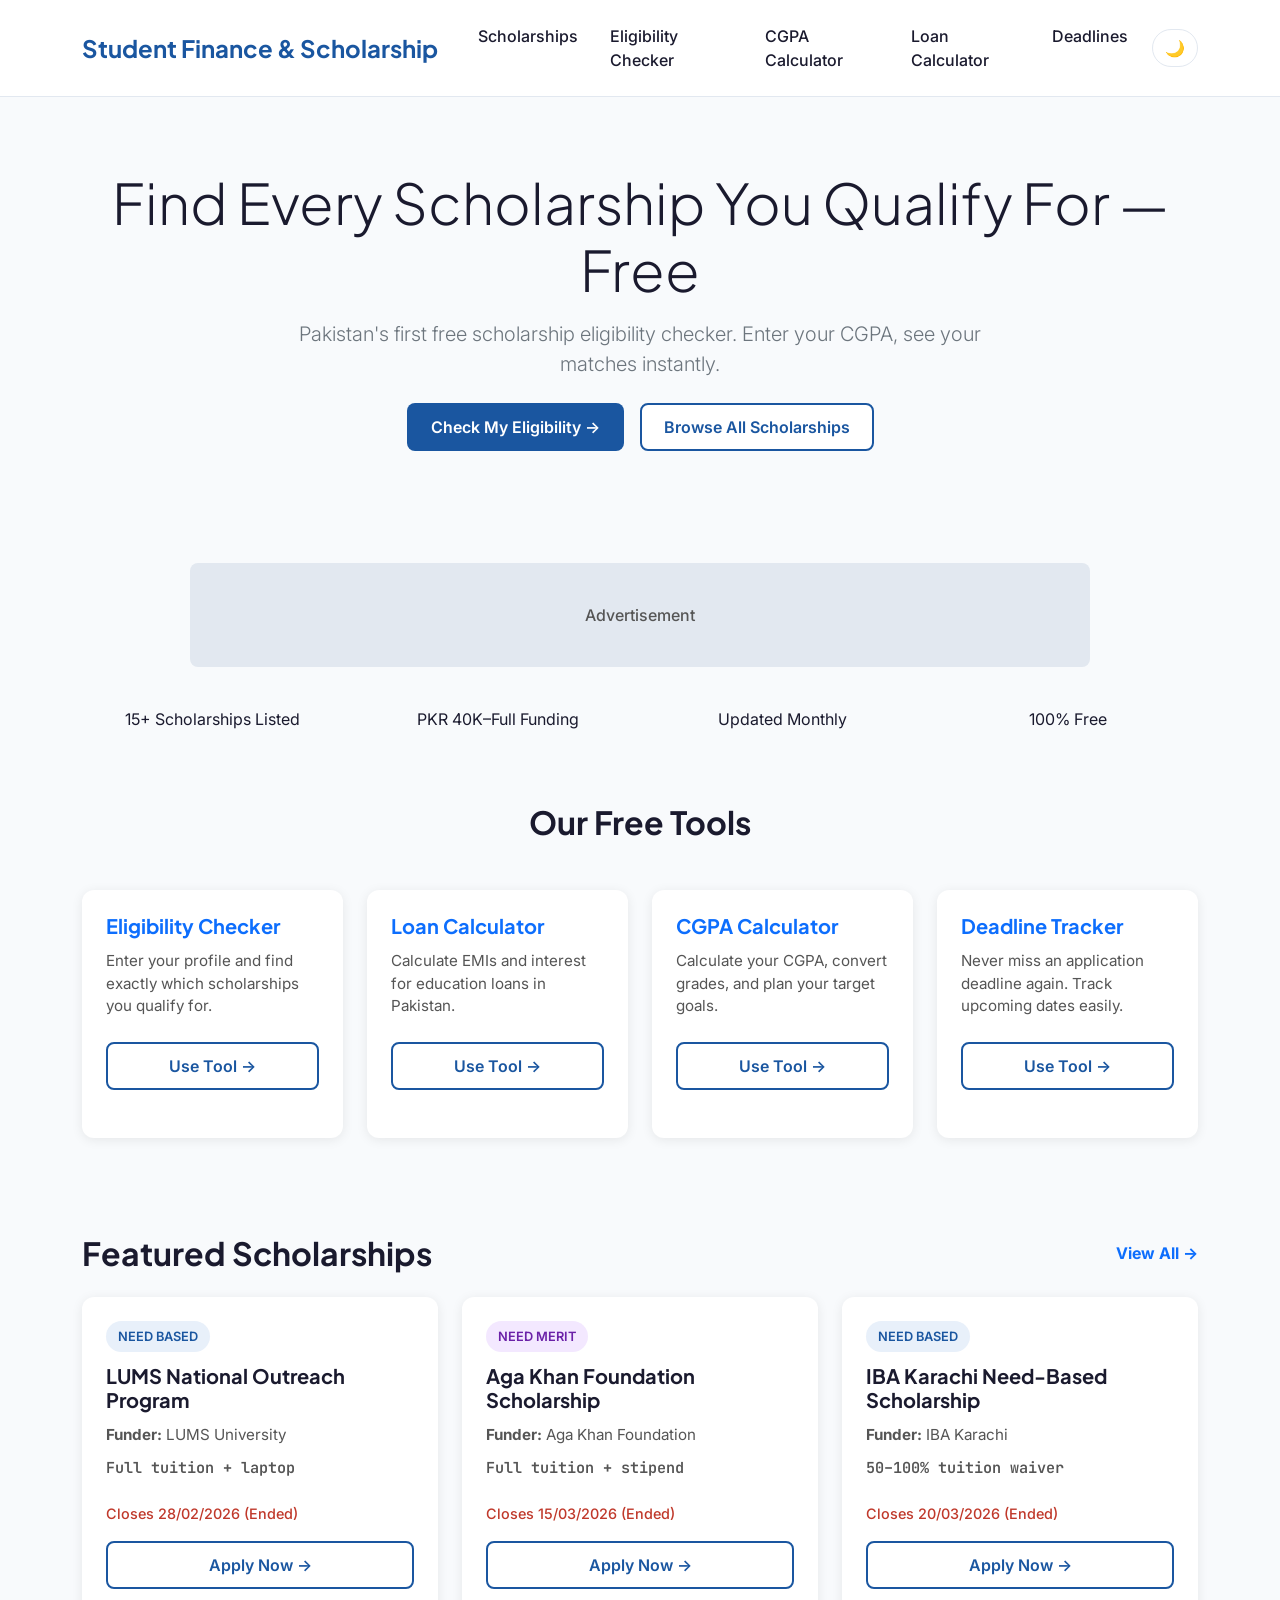
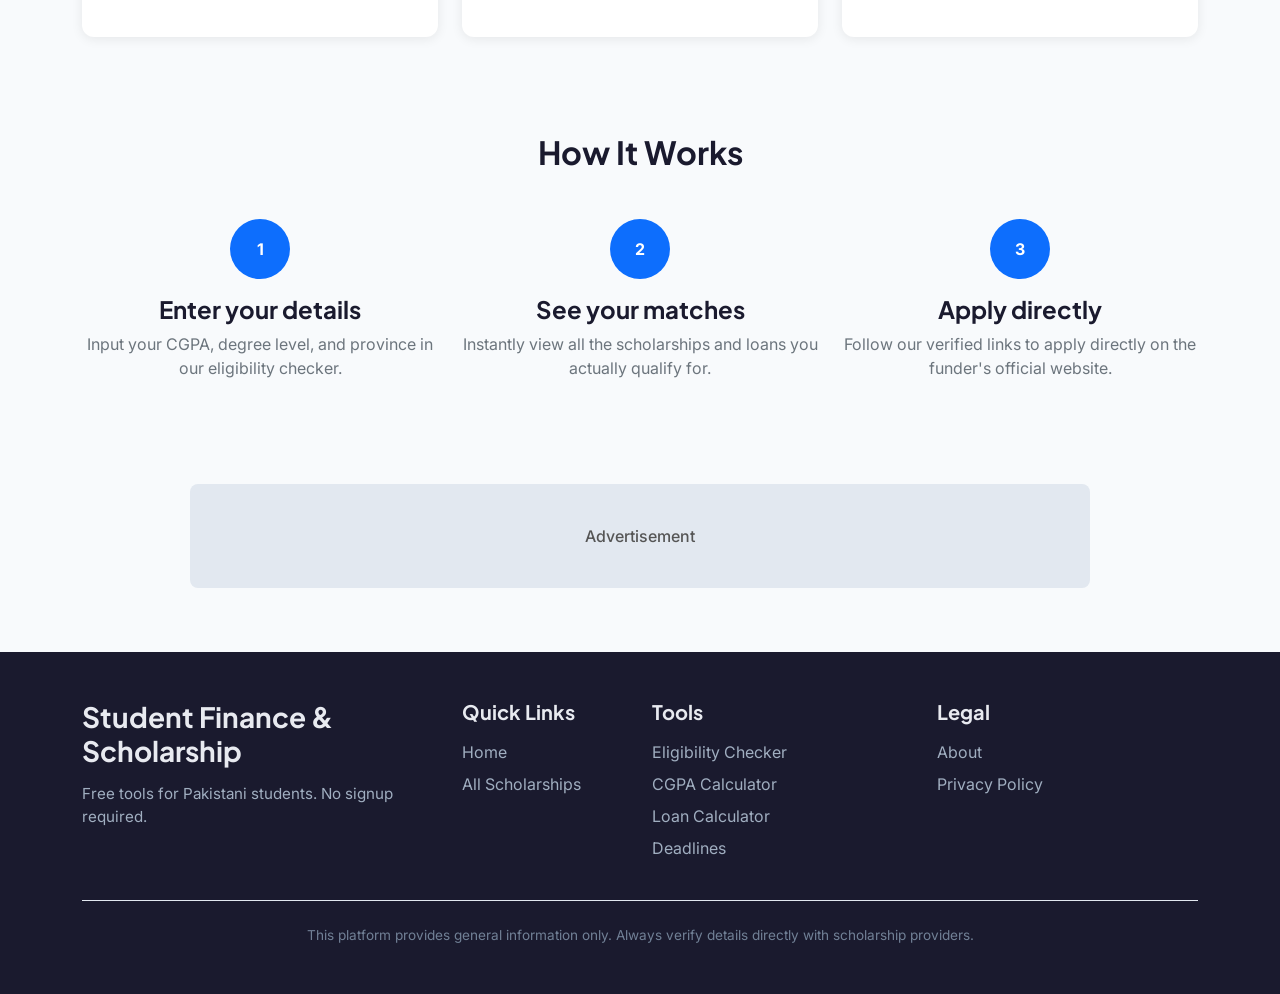
<file: index.html>
<!DOCTYPE html>
<html lang="en">

<head>
    <!-- Google tag (gtag.js) -->
    <script async src="https://www.googletagmanager.com/gtag/js?id=G-K80JP2GRMC"></script>
    <script>
        window.dataLayer = window.dataLayer || [];
        function gtag() { dataLayer.push(arguments); }
        gtag('js', new Date());

        gtag('config', 'G-K80JP2GRMC');
    </script>
    <meta charset="UTF-8">
    <meta name="viewport" content="width=device-width, initial-scale=1.0">
    <title>Free Scholarships for Pakistani Students 2026 — Eligibility Checker & Finance Tools | Student Finance & Scholarship
    </title>
    <meta name="description"
        content="Find free scholarships for Pakistani students in 2026. Enter your CGPA and instantly see HEC, PEEF, Fulbright and 15+ scholarships you qualify for. Free tools — no signup required.">
    <meta name="keywords"
        content="Pakistan scholarship 2026, HEC scholarship, student loan Pakistan, CGPA calculator Pakistan, scholarship eligibility checker, PEEF scholarship, Fulbright Pakistan, free scholarship tool Pakistan">
    <meta property="og:type" content="website">
    <meta property="og:title" content="Student Finance & Scholarship — Free Scholarship & Finance Tools for Pakistani Students">
    <meta property="og:description"
        content="Free scholarship eligibility checker and student finance tools for Pakistani students. Find HEC, provincial, and international scholarships instantly.">
    <meta property="og:url" content="https://mustafa-shah-tech.github.io/student-finance-hub/">
    <meta property="og:image" content="https://mustafa-shah-tech.github.io/student-finance-hub/assets/img/favicon.svg">
    <link rel="canonical" href="https://mustafa-shah-tech.github.io/student-finance-hub/">
    <link rel="icon" type="image/svg+xml" href="assets/img/favicon.svg">
    <link rel="icon" type="image/png" sizes="512x512" href="assets/img/favicon.png">
    <link rel="apple-touch-icon" sizes="180x180" href="assets/img/favicon.png">
    <meta name="theme-color" content="#1A56A0">

    <!-- Google Fonts -->
    <link rel="preconnect" href="https://fonts.googleapis.com">
    <link rel="preconnect" href="https://fonts.gstatic.com" crossorigin>
    <link
        href="https://fonts.googleapis.com/css2?family=Inter:wght@400;500;600&family=JetBrains+Mono:wght@400;500;700&family=Plus+Jakarta+Sans:wght@600;700&display=swap"
        rel="stylesheet">

    <!-- Bootstrap 5 -->
    <link href="https://cdn.jsdelivr.net/npm/bootstrap@5.3.2/dist/css/bootstrap.min.css" rel="stylesheet">

    <!-- Shared Styles -->
    <link rel="stylesheet" href="assets/css/main.css">
    <link rel="stylesheet" href="assets/css/components.css">

    <script src="assets/js/theme.js"></script>

    <!-- Structured Data -->
    <script type="application/ld+json">
    {
      "@context": "https://schema.org",
      "@type": "WebSite",
      "name": "Student Finance & Scholarship",
      "url": "https://mustafa-shah-tech.github.io/student-finance-hub/",
      "description": "Free scholarship eligibility checker and student finance tools for Pakistani students.",
      "potentialAction": {
        "@type": "SearchAction",
        "target": "https://mustafa-shah-tech.github.io/student-finance-hub/scholarships.html?q={search_term_string}",
        "query-input": "required name=search_term_string"
      }
    }
    </script>
</head>

<body>
    <!-- Navbar -->
    <nav class="navbar navbar-expand-lg sticky-top">
        <div class="container">
            <a class="navbar-brand logo" href="index.html">Student Finance & Scholarship</a>
            <div class="d-flex align-items-center ms-auto ms-lg-3 order-lg-3">
                <button id="theme-toggle" class="btn-theme-toggle me-2 me-lg-0" aria-label="Toggle dark mode">
                    <span class="icon-sun">☀️</span>
                    <span class="icon-moon">🌙</span>
                </button>
            </div>
            <button class="navbar-toggler border-0" type="button" data-bs-toggle="collapse" data-bs-target="#navbarNav">
                <span class="navbar-toggler-icon"></span>
            </button>
            <div class="collapse navbar-collapse" id="navbarNav">
                <ul class="navbar-nav ms-auto">
                    <li class="nav-item">
                        <a class="nav-link" href="scholarships.html">Scholarships</a>
                    </li>
                    <li class="nav-item">
                        <a class="nav-link" href="eligibility-checker.html">Eligibility Checker</a>
                    </li>
                    <li class="nav-item">
                        <a class="nav-link" href="cgpa-calculator.html">CGPA Calculator</a>
                    </li>
                    <li class="nav-item">
                        <a class="nav-link" href="loan-calculator.html">Loan Calculator</a>
                    </li>
                    <li class="nav-item">
                        <a class="nav-link" href="deadlines.html">Deadlines</a>
                    </li>
                </ul>
            </div>
        </div>
    </nav>
    <!-- Hero -->
    <section class="py-5 text-center">
        <div class="container py-4">
            <h1 class="display-4 mb-3">Find Every Scholarship You Qualify For — Free
            </h1>
            <p class="lead text-secondary mb-4 mx-auto" style="max-width: 700px">Pakistan's first free scholarship
                eligibility checker. Enter your CGPA, see your matches instantly.</p>
            <div class="d-flex justify-content-center gap-3 flex-wrap">
                <a href="eligibility-checker.html" class="btn btn-primary">Check My Eligibility &rarr;</a>
                <a href="scholarships.html" class="btn btn-outline-primary">Browse All Scholarships</a>
            </div>
        </div>
    </section>
    <!-- ADSENSE SLOT: Replace with your AdSense code after approval -->
    <div class="container">
        <div class="adsense-placeholder">
            Advertisement
        </div>
    </div>
    <!-- Stats Bar -->
    <div class="stat-bar my-4">
        <div class="container">
            <div class="row text-center gy-2">
                <div class="col-sm-3 col-6">15+ Scholarships Listed</div>
                <div class="col-sm-3 col-6">PKR 40K–Full Funding</div>
                <div class="col-sm-3 col-6">Updated Monthly</div>
                <div class="col-sm-3 col-6">100% Free</div>
            </div>
        </div>
    </div>
    <!-- Features Section -->
    <section class="py-5">
        <div class="container">
            <h2 class="text-center mb-5">Our Free Tools</h2>
            <div class="row g-4">
                <div class="col-md-6 col-lg-3">
                    <div class="card-custom">
                        <h3 class="text-primary">Eligibility Checker</h3>
                        <p>Enter your profile and find exactly which scholarships you qualify for.</p>
                        <a href="eligibility-checker.html" class="btn btn-outline-primary w-100">Use Tool &rarr;</a>
                    </div>
                </div>
                <div class="col-md-6 col-lg-3">
                    <div class="card-custom">
                        <h3 class="text-primary">Loan Calculator</h3>
                        <p>Calculate EMIs and interest for education loans in Pakistan.</p>
                        <a href="loan-calculator.html" class="btn btn-outline-primary w-100">Use Tool &rarr;</a>
                    </div>
                </div>
                <div class="col-md-6 col-lg-3">
                    <div class="card-custom">
                        <h3 class="text-primary">CGPA Calculator</h3>
                        <p>Calculate your CGPA, convert grades, and plan your target goals.</p>
                        <a href="cgpa-calculator.html" class="btn btn-outline-primary w-100">Use Tool &rarr;</a>
                    </div>
                </div>
                <div class="col-md-6 col-lg-3">
                    <div class="card-custom">
                        <h3 class="text-primary">Deadline Tracker</h3>
                        <p>Never miss an application deadline again. Track upcoming dates easily.</p>
                        <a href="deadlines.html" class="btn btn-outline-primary w-100">Use Tool &rarr;</a>
                    </div>
                </div>
            </div>
        </div>
    </section>
    <!-- Featured Scholarships -->
    <section class="py-5">
        <div class="container">
            <div class="d-flex justify-content-between align-items-center mb-4">
                <h2 class="mb-0">Featured Scholarships</h2>
                <a href="scholarships.html" class="text-decoration-none fw-bold">View All &rarr;</a>
            </div>
            <div class="row g-4" id="featured-scholarships-container">
                <!-- Data will be loaded via JS -->
            </div>
        </div>
    </section>
    <!-- How it works -->
    <section class="py-5">
        <div class="container">
            <h2 class="text-center mb-5">How It Works</h2>
            <div class="row text-center g-4">
                <div class="col-md-4">
                    <div class="d-inline-flex align-items-center justify-content-center bg-primary text-white rounded-circle mb-3"
                        style="width: 60px; height: 60px; font-weight: bold">1</div>
                    <h4>Enter your details</h4>
                    <p class="text-secondary">Input your CGPA, degree level, and province in our eligibility checker.
                    </p>
                </div>
                <div class="col-md-4">
                    <div class="d-inline-flex align-items-center justify-content-center bg-primary text-white rounded-circle mb-3"
                        style="width: 60px; height: 60px; font-weight: bold">2</div>
                    <h4>See your matches</h4>
                    <p class="text-secondary">Instantly view all the scholarships and loans you actually qualify for.
                    </p>
                </div>
                <div class="col-md-4">
                    <div class="d-inline-flex align-items-center justify-content-center bg-primary text-white rounded-circle mb-3"
                        style="width: 60px; height: 60px; font-weight: bold">3</div>
                    <h4>Apply directly</h4>
                    <p class="text-secondary">Follow our verified links to apply directly on the funder's official
                        website.</p>
                </div>
            </div>
        </div>
    </section>
    <!-- ADSENSE SLOT: Replace with your AdSense code after approval -->
    <div class="container mt-4">
        <div class="adsense-placeholder">
            Advertisement
        </div>
    </div>
    <!-- Footer -->
    <footer>
        <div class="container">
            <div class="row gy-4">
                <div class="col-lg-4 col-md-6">
                    <h3 class="logo mb-3">Student Finance & Scholarship</h3>
                    <p class="footer-tagline">Free tools for Pakistani students. No signup required.</p>
                </div>
                <div class="col-lg-2 col-md-6">
                    <h5 class="mb-3">Quick Links</h5>
                    <a href="index.html">Home</a>
                    <a href="scholarships.html">All Scholarships</a>
                </div>
                <div class="col-lg-3 col-md-6">
                    <h5 class="mb-3">Tools</h5>
                    <a href="eligibility-checker.html">Eligibility Checker</a>
                    <a href="cgpa-calculator.html">CGPA Calculator</a>
                    <a href="loan-calculator.html">Loan Calculator</a>
                    <a href="deadlines.html">Deadlines</a>
                </div>
                <div class="col-lg-3 col-md-6">
                    <h5 class="mb-3">Legal</h5>
                    <a href="about.html">About</a>
                    <a href="privacy-policy.html">Privacy Policy</a>
                </div>
            </div>
            <div class="footer-disclaimer text-center">
                This platform provides general information only. Always verify details directly with scholarship
                providers.
            </div>
        </div>
    </footer>
    <!-- Bootstrap JS -->
    <script src="https://cdn.jsdelivr.net/npm/bootstrap@5.3.2/dist/js/bootstrap.bundle.min.js"></script>
    <!-- Project Scripts -->
    <script src="assets/js/scholarships-data.js"></script>
    <script src="assets/js/index.js"></script>
</body>

</html>
</file>
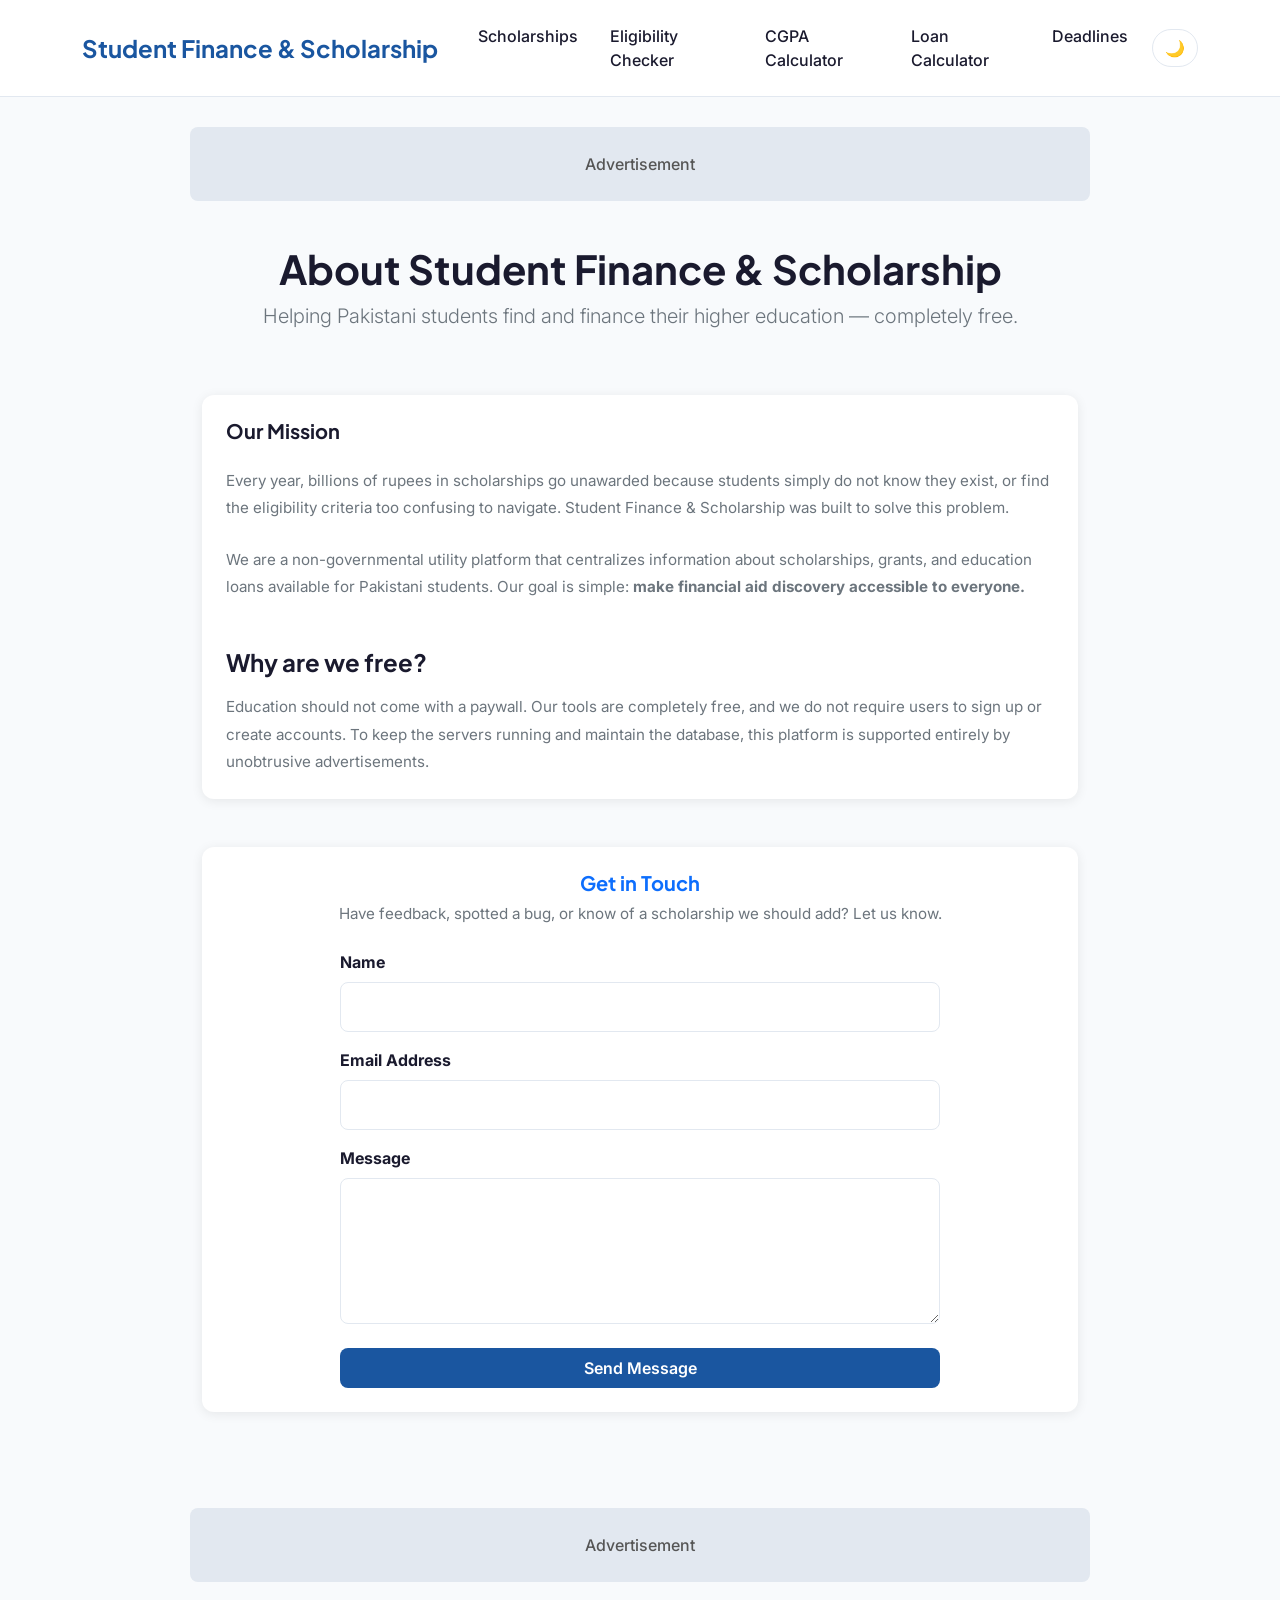
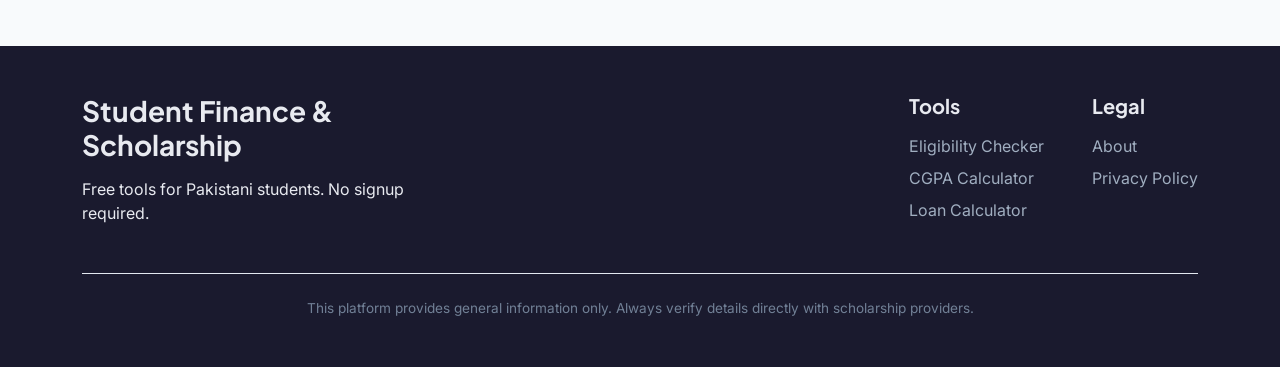
<file: about.html>
<!DOCTYPE html>
<html lang="en">

<head>
    <!-- Google tag (gtag.js) -->
    <script async src="https://www.googletagmanager.com/gtag/js?id=G-K80JP2GRMC"></script>
    <script>
        window.dataLayer = window.dataLayer || [];
        function gtag() { dataLayer.push(arguments); }
        gtag('js', new Date());

        gtag('config', 'G-K80JP2GRMC');
    </script>
    <meta charset="UTF-8">
    <meta name="viewport" content="width=device-width, initial-scale=1.0">
    <title>About Student Finance & Scholarship — Free Tools for Pakistani Students</title>
    <meta name="description"
        content="About Student Finance & Scholarship — a free platform helping Pakistani students discover scholarships and plan their education financing.">
    <meta name="keywords"
        content="Student Finance & Scholarship, free scholarship tools Pakistan, Pakistan student finance platform">
    <meta property="og:type" content="website">
    <meta property="og:title" content="About Student Finance & Scholarship — Free Tools for Pakistani Students">
    <meta property="og:description"
        content="Student Finance & Scholarship is a free platform helping Pakistani students find scholarships and plan education financing. No signup required.">
    <meta property="og:url" content="https://mustafa-shah-tech.github.io/student-finance-hub/about.html">
    <meta property="og:image" content="https://mustafa-shah-tech.github.io/student-finance-hub/assets/img/favicon.svg">
    <link rel="canonical" href="https://mustafa-shah-tech.github.io/student-finance-hub/about.html">
    <link rel="icon" type="image/svg+xml" href="assets/img/favicon.svg">
    <link rel="icon" type="image/png" sizes="512x512" href="assets/img/favicon.png">
    <link rel="apple-touch-icon" sizes="180x180" href="assets/img/favicon.png">
    <meta name="theme-color" content="#1A56A0">

    <!-- Google Fonts -->
    <link rel="preconnect" href="https://fonts.googleapis.com">
    <link rel="preconnect" href="https://fonts.gstatic.com" crossorigin>
    <link
        href="https://fonts.googleapis.com/css2?family=Inter:wght@400;500;600&family=JetBrains+Mono:wght@400;500;700&family=Plus+Jakarta+Sans:wght@600;700&display=swap"
        rel="stylesheet">

    <!-- Bootstrap 5 -->
    <link href="https://cdn.jsdelivr.net/npm/bootstrap@5.3.2/dist/css/bootstrap.min.css" rel="stylesheet">

    <!-- Shared Styles -->
    <link rel="stylesheet" href="assets/css/main.css">
    <link rel="stylesheet" href="assets/css/components.css">

    <script src="assets/js/theme.js"></script>
</head>

<body>
    <nav class="navbar navbar-expand-lg sticky-top">
        <div class="container">
            <a class="navbar-brand logo" href="index.html">Student Finance & Scholarship</a>
            <div class="d-flex align-items-center ms-auto ms-lg-3 order-lg-3">
                <button id="theme-toggle" class="btn-theme-toggle me-2 me-lg-0" aria-label="Toggle dark mode">
                    <span class="icon-sun">☀️</span>
                    <span class="icon-moon">🌙</span>
                </button>
            </div>
            <button class="navbar-toggler border-0" type="button" data-bs-toggle="collapse" data-bs-target="#navbarNav">
                <span class="navbar-toggler-icon"></span>
            </button>
            <div class="collapse navbar-collapse" id="navbarNav">
                <ul class="navbar-nav ms-auto">
                    <li class="nav-item"><a class="nav-link" href="scholarships.html">Scholarships</a></li>
                    <li class="nav-item"><a class="nav-link" href="eligibility-checker.html">Eligibility Checker</a>
                    </li>
                    <li class="nav-item"><a class="nav-link" href="cgpa-calculator.html">CGPA Calculator</a></li>
                    <li class="nav-item"><a class="nav-link" href="loan-calculator.html">Loan Calculator</a></li>
                    <li class="nav-item"><a class="nav-link" href="deadlines.html">Deadlines</a></li>
                </ul>
            </div>
        </div>
    </nav>
    <!-- ADSENSE SLOT: Replace with your AdSense code after approval -->
    <div class="container">
        <div class="adsense-placeholder" style="margin: 30px auto 20px auto; padding: 25px 20px">Advertisement</div>
    </div>
    <div class="container py-4 mb-5" style="max-width: 900px">
        <div class="row mb-5 text-center">
            <h1>About Student Finance & Scholarship</h1>
            <p class="text-secondary lead mx-auto">Helping Pakistani students find and finance their higher education —
                completely free.</p>
        </div>
        <div class="card-custom mb-5">
            <h3 class="mb-4">Our Mission</h3>
            <p class="mb-4 text-secondary" style="line-height: 1.8">
                Every year, billions of rupees in scholarships go unawarded because students simply do not know they
                exist, or find the eligibility criteria too confusing to navigate.
                Student Finance & Scholarship was built to solve this problem.
            </p>
            <p class="mb-4 text-secondary" style="line-height: 1.8">
                We are a non-governmental utility platform that centralizes information about scholarships, grants, and
                education loans available for Pakistani students. Our goal is simple: <strong>make financial aid
                    discovery accessible to everyone.</strong>
            </p>
            <h4 class="mt-5 mb-3">Why are we free?</h4>
            <p class="mb-0 text-secondary" style="line-height: 1.8">
                Education should not come with a paywall. Our tools are completely free, and we do not require users to
                sign up or create accounts. To keep the servers running and maintain the database, this platform is
                supported entirely by unobtrusive advertisements.
            </p>
        </div>
        <div class="card-custom">
            <h3 class="mb-2 text-primary text-center">Get in Touch</h3>
            <p class="text-secondary text-center mb-4">Have feedback, spotted a bug, or know of a scholarship we should
                add? Let us know.</p>
            <form id="contact-form" class="mx-auto" style="max-width: 600px">
                <div class="mb-3">
                    <label class="form-label fw-bold">Name</label>
                    <input type="text" class="form-control" required>
                </div>
                <div class="mb-3">
                    <label class="form-label fw-bold">Email Address</label>
                    <input type="email" class="form-control" required>
                </div>
                <div class="mb-3">
                    <label class="form-label fw-bold">Message</label>
                    <textarea class="form-control" rows="5" required></textarea>
                </div>
                <button type="submit" class="btn btn-primary w-100 py-2 mt-2">Send Message</button>
                <div id="form-success" class="mt-3 text-success text-center fw-bold" style="display: none">
                    Thank you! Your message has been sent successfully. We will get back to you soon.
                </div>
            </form>
        </div>
    </div>
    <!-- ADSENSE SLOT: Replace with your AdSense code after approval -->
    <div class="container">
        <div class="adsense-placeholder" style="margin: 10px auto 40px auto; padding: 25px 20px">Advertisement</div>
    </div>
    <footer>
        <div class="container">
            <div class="row gy-4">
                <div class="col-lg-4 col-md-6">
                    <h3 class="logo mb-3">Student Finance & Scholarship</h3>
                    <p>Free tools for Pakistani students. No signup
                        required.</p>
                </div>
                <!-- Standard Footer -->
                <div class="col-lg-8 col-md-6 d-flex gap-5 justify-content-md-end">
                    <div>
                        <h5 class="mb-3">Tools</h5>
                        <a href="eligibility-checker.html">Eligibility Checker</a>
                        <a href="cgpa-calculator.html">CGPA Calculator</a>
                        <a href="loan-calculator.html">Loan Calculator</a>
                    </div>
                    <div>
                        <h5 class="mb-3">Legal</h5>
                        <a href="about.html">About</a>
                        <a href="privacy-policy.html">Privacy Policy</a>
                    </div>
                </div>
            </div>
            <div class="footer-disclaimer text-center">
                This platform provides general information only. Always verify details directly with scholarship
                providers.
            </div>
        </div>
    </footer>
    <script src="https://cdn.jsdelivr.net/npm/bootstrap@5.3.2/dist/js/bootstrap.bundle.min.js"></script>
</body>

</html>
</file>
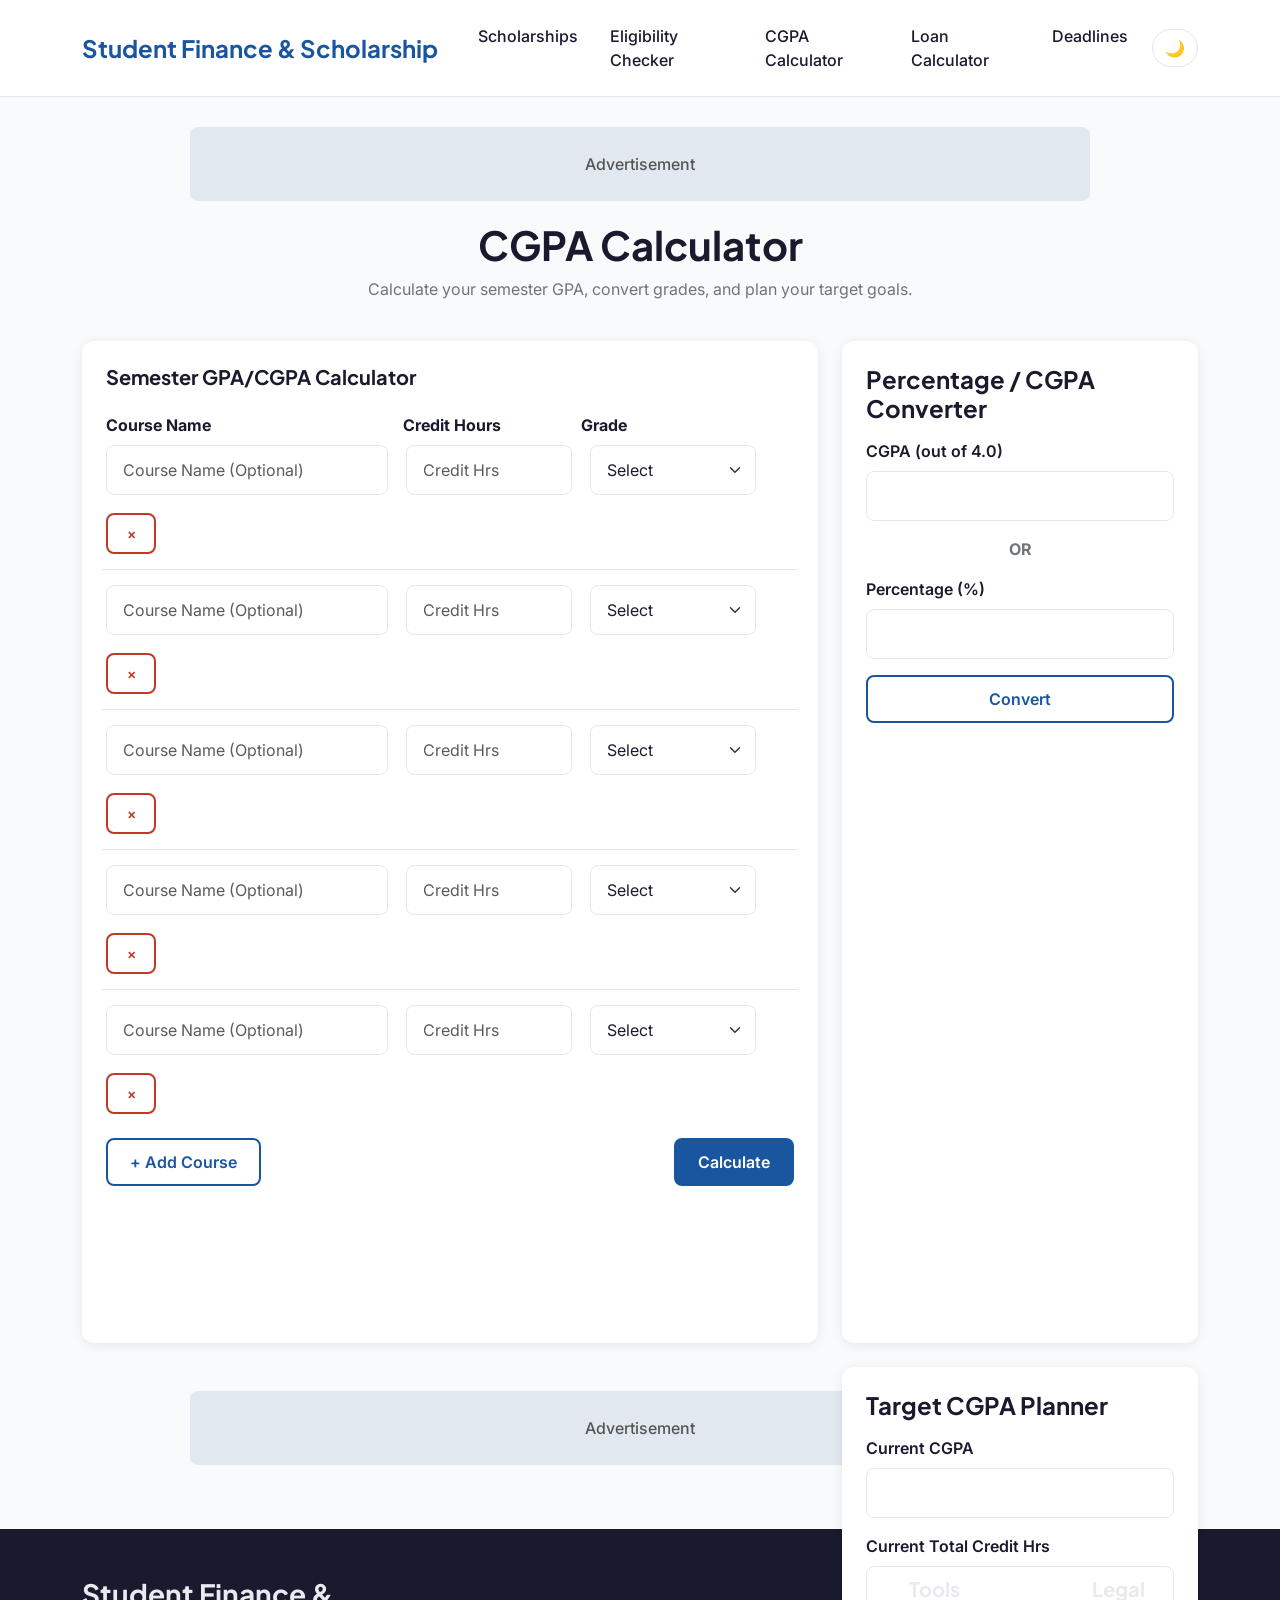
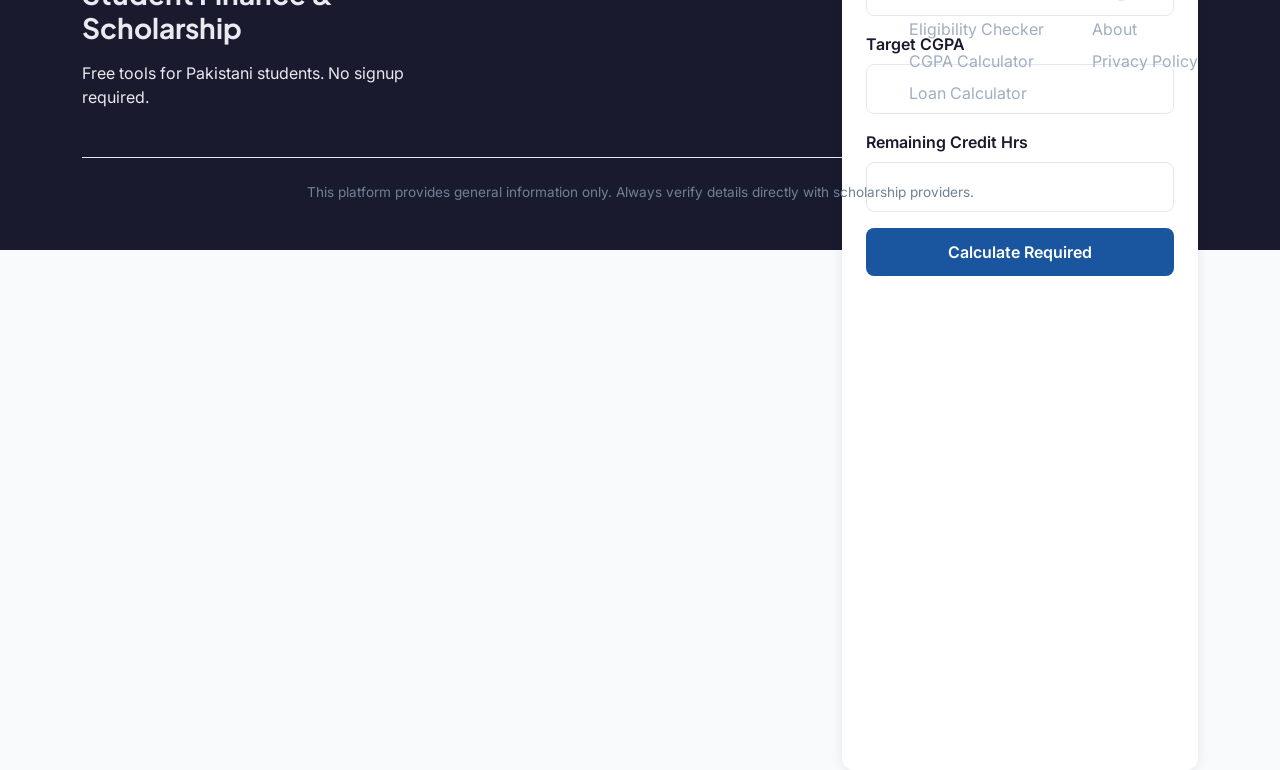
<file: cgpa-calculator.html>
<!DOCTYPE html>
<html lang="en">

<head>
    <!-- Google tag (gtag.js) -->
    <script async src="https://www.googletagmanager.com/gtag/js?id=G-K80JP2GRMC"></script>
    <script>
        window.dataLayer = window.dataLayer || [];
        function gtag() { dataLayer.push(arguments); }
        gtag('js', new Date());

        gtag('config', 'G-K80JP2GRMC');
    </script>
    <meta charset="UTF-8">
    <meta name="viewport" content="width=device-width, initial-scale=1.0">
    <title>Free CGPA Calculator Pakistan — GPA & Percentage Converter — Student Finance & Scholarship</title>
    <meta name="description"
        content="Free CGPA calculator for Pakistani students. Calculate GPA, convert percentage to CGPA and plan your target grade on a 4.0 scale.">
    <meta name="keywords"
        content="CGPA calculator Pakistan, GPA calculator Pakistan, percentage to CGPA converter, 4.0 scale GPA Pakistan university">
    <meta property="og:type" content="website">
    <meta property="og:title" content="Free CGPA Calculator Pakistan — Student Finance & Scholarship">
    <meta property="og:description"
        content="Calculate your CGPA, convert percentage to GPA, and plan your target grade. Free tool for Pakistani university students.">
    <meta property="og:url" content="https://mustafa-shah-tech.github.io/student-finance-hub/cgpa-calculator.html">
    <meta property="og:image" content="https://mustafa-shah-tech.github.io/student-finance-hub/assets/img/favicon.svg">
    <link rel="canonical" href="https://mustafa-shah-tech.github.io/student-finance-hub/cgpa-calculator.html">
    <link rel="icon" type="image/svg+xml" href="assets/img/favicon.svg">
    <link rel="icon" type="image/png" sizes="512x512" href="assets/img/favicon.png">
    <link rel="apple-touch-icon" sizes="180x180" href="assets/img/favicon.png">
    <meta name="theme-color" content="#1A56A0">

    <!-- Google Fonts -->
    <link rel="preconnect" href="https://fonts.googleapis.com">
    <link rel="preconnect" href="https://fonts.gstatic.com" crossorigin>
    <link
        href="https://fonts.googleapis.com/css2?family=Inter:wght@400;500;600&family=JetBrains+Mono:wght@400;500;700&family=Plus+Jakarta+Sans:wght@600;700&display=swap"
        rel="stylesheet">

    <!-- Bootstrap 5 -->
    <link href="https://cdn.jsdelivr.net/npm/bootstrap@5.3.2/dist/css/bootstrap.min.css" rel="stylesheet">

    <!-- Shared Styles -->
    <link rel="stylesheet" href="assets/css/main.css">
    <link rel="stylesheet" href="assets/css/components.css">

    <script src="assets/js/theme.js"></script>
    <script type="application/ld+json">
{
  "@context": "https://schema.org",
  "@type": "SoftwareApplication",
  "name": "Free CGPA Calculator Pakistan",
  "url": "https://mustafa-shah-tech.github.io/student-finance-hub/cgpa-calculator.html",
  "description": "Free CGPA calculator for Pakistani university students. Calculate GPA, convert percentage to CGPA on a 4.0 scale, and plan target grades.",
  "applicationCategory": "EducationalApplication",
  "operatingSystem": "Web Browser",
  "offers": {
    "@type": "Offer",
    "price": "0",
    "priceCurrency": "PKR"
  },
  "provider": {
    "@type": "Organization",
    "name": "Student Finance & Scholarship",
    "url": "https://mustafa-shah-tech.github.io/student-finance-hub/"
  }
}
</script>
</head>

<body>
    <nav class="navbar navbar-expand-lg sticky-top">
        <div class="container">
            <a class="navbar-brand logo" href="index.html">Student Finance & Scholarship</a>
            <div class="d-flex align-items-center ms-auto ms-lg-3 order-lg-3">
                <button id="theme-toggle" class="btn-theme-toggle me-2 me-lg-0" aria-label="Toggle dark mode">
                    <span class="icon-sun">☀️</span>
                    <span class="icon-moon">🌙</span>
                </button>
            </div>
            <button class="navbar-toggler border-0" type="button" data-bs-toggle="collapse" data-bs-target="#navbarNav">
                <span class="navbar-toggler-icon"></span>
            </button>
            <div class="collapse navbar-collapse" id="navbarNav">
                <ul class="navbar-nav ms-auto">
                    <li class="nav-item"><a class="nav-link" href="scholarships.html">Scholarships</a></li>
                    <li class="nav-item"><a class="nav-link" href="eligibility-checker.html">Eligibility Checker</a>
                    </li>
                    <li class="nav-item"><a class="nav-link" href="cgpa-calculator.html">CGPA Calculator</a></li>
                    <li class="nav-item"><a class="nav-link" href="loan-calculator.html">Loan Calculator</a></li>
                    <li class="nav-item"><a class="nav-link" href="deadlines.html">Deadlines</a></li>
                </ul>
            </div>
        </div>
    </nav>
    <!-- ADSENSE SLOT: Replace with your AdSense code after approval -->
    <div class="container">
        <div class="adsense-placeholder" style="margin: 30px auto 20px auto; padding: 25px 20px">Advertisement</div>
    </div>
    <div class="container mb-5">
        <div class="row text-center mb-4">
            <h1>CGPA Calculator</h1>
            <p class="text-secondary">Calculate your semester GPA, convert grades, and plan your target goals.</p>
        </div>
        <div class="row g-4">
            <div class="col-lg-8">
                <div class="card-custom">
                    <h3 class="mb-4">Semester GPA/CGPA Calculator</h3>
                    <div class="row mb-2 fw-bold d-none d-md-flex">
                        <div class="col-md-5">Course Name</div>
                        <div class="col-md-3">Credit Hours</div>
                        <div class="col-md-3">Grade</div>
                        <div class="col-md-1"></div>
                    </div>
                    <div id="course-list">
                        <!-- Rows rendered via JS -->
                    </div>
                    <div class="d-flex justify-content-between mt-4">
                        <button class="btn btn-outline-primary" onclick="addRow()">+ Add Course</button>
                        <button class="btn btn-primary" onclick="calculateGPA()">Calculate</button>
                    </div>
                    <div id="gpa-result-container" class="mt-4" style="display: none">
                        <div class="result-box text-center">
                            <p class="text-secondary mb-1">Your Total GPA</p>
                            <h4 id="gpa-out">3.00</h4>
                            <div class="mt-3 text-secondary">
                                Equivalent Percentage: <span id="gpa-perc-out" class="result-value-txt">75%</span><br>
                                Classification: <span id="gpa-class-out" class="result-value-txt">Merit</span>
                            </div>
                        </div>
                    </div>
                </div>
            </div>
            <div class="col-lg-4">
                <div class="card-custom">
                    <h4 class="mb-3">Percentage / CGPA Converter</h4>
                    <form id="converter-form" onsubmit="event.preventDefault(); convertVals();">
                        <div class="mb-3">
                            <label class="form-label">CGPA (out of 4.0)</label>
                            <input type="number" step="0.01" max="4.0" min="0" class="form-control" id="conv-cgpa">
                        </div>
                        <div class="mb-3 text-center text-secondary"><strong>OR</strong></div>
                        <div class="mb-3">
                            <label class="form-label">Percentage (%)</label>
                            <input type="number" step="0.01" max="100" min="0" class="form-control" id="conv-perc">
                        </div>
                        <button type="submit" class="btn btn-outline-primary w-100">Convert</button>
                    </form>
                </div>
                <div class="card-custom">
                    <h4 class="mb-3">Target CGPA Planner</h4>
                    <form id="target-form" onsubmit="event.preventDefault(); planTarget();">
                        <div class="mb-3">
                            <label class="form-label">Current CGPA</label>
                            <input type="number" step="0.01" class="form-control" id="t-curr-cgpa" required>
                        </div>
                        <div class="mb-3">
                            <label class="form-label">Current Total Credit Hrs</label>
                            <input type="number" class="form-control" id="t-curr-cr" required>
                        </div>
                        <div class="mb-3">
                            <label class="form-label">Target CGPA</label>
                            <input type="number" step="0.01" class="form-control" id="t-target-cgpa" required>
                        </div>
                        <div class="mb-3">
                            <label class="form-label">Remaining Credit Hrs</label>
                            <input type="number" class="form-control" id="t-rem-cr" required>
                        </div>
                        <button type="submit" class="btn btn-primary w-100">Calculate Required</button>
                    </form>
                    <div id="target-result" class="mt-3 text-center font-weight-bold"></div>
                </div>
            </div>
        </div>
    </div>
    <!-- ADSENSE SLOT: Replace with your AdSense code after approval -->
    <div class="container">
        <div class="adsense-placeholder" style="margin: 10px auto 40px auto; padding: 25px 20px">Advertisement</div>
    </div>
    <footer>
        <div class="container">
            <div class="row gy-4">
                <div class="col-lg-4 col-md-6">
                    <h3 class="logo mb-3">Student Finance & Scholarship</h3>
                    <p>Free tools for Pakistani students. No signup
                        required.</p>
                </div>
                <!-- Standard Footer -->
                <div class="col-lg-8 col-md-6 d-flex gap-5 justify-content-md-end">
                    <div>
                        <h5 class="mb-3">Tools</h5>
                        <a href="eligibility-checker.html">Eligibility Checker</a>
                        <a href="cgpa-calculator.html">CGPA Calculator</a>
                        <a href="loan-calculator.html">Loan Calculator</a>
                    </div>
                    <div>
                        <h5 class="mb-3">Legal</h5>
                        <a href="about.html">About</a>
                        <a href="privacy-policy.html">Privacy Policy</a>
                    </div>
                </div>
            </div>
            <div class="footer-disclaimer text-center">
                This platform provides general information only. Always verify details directly with scholarship
                providers.
            </div>
        </div>
    </footer>
    <script src="https://cdn.jsdelivr.net/npm/bootstrap@5.3.2/dist/js/bootstrap.bundle.min.js"></script>
    <script src="assets/js/cgpa-calculator.js"></script>
</body>

</html>
</file>
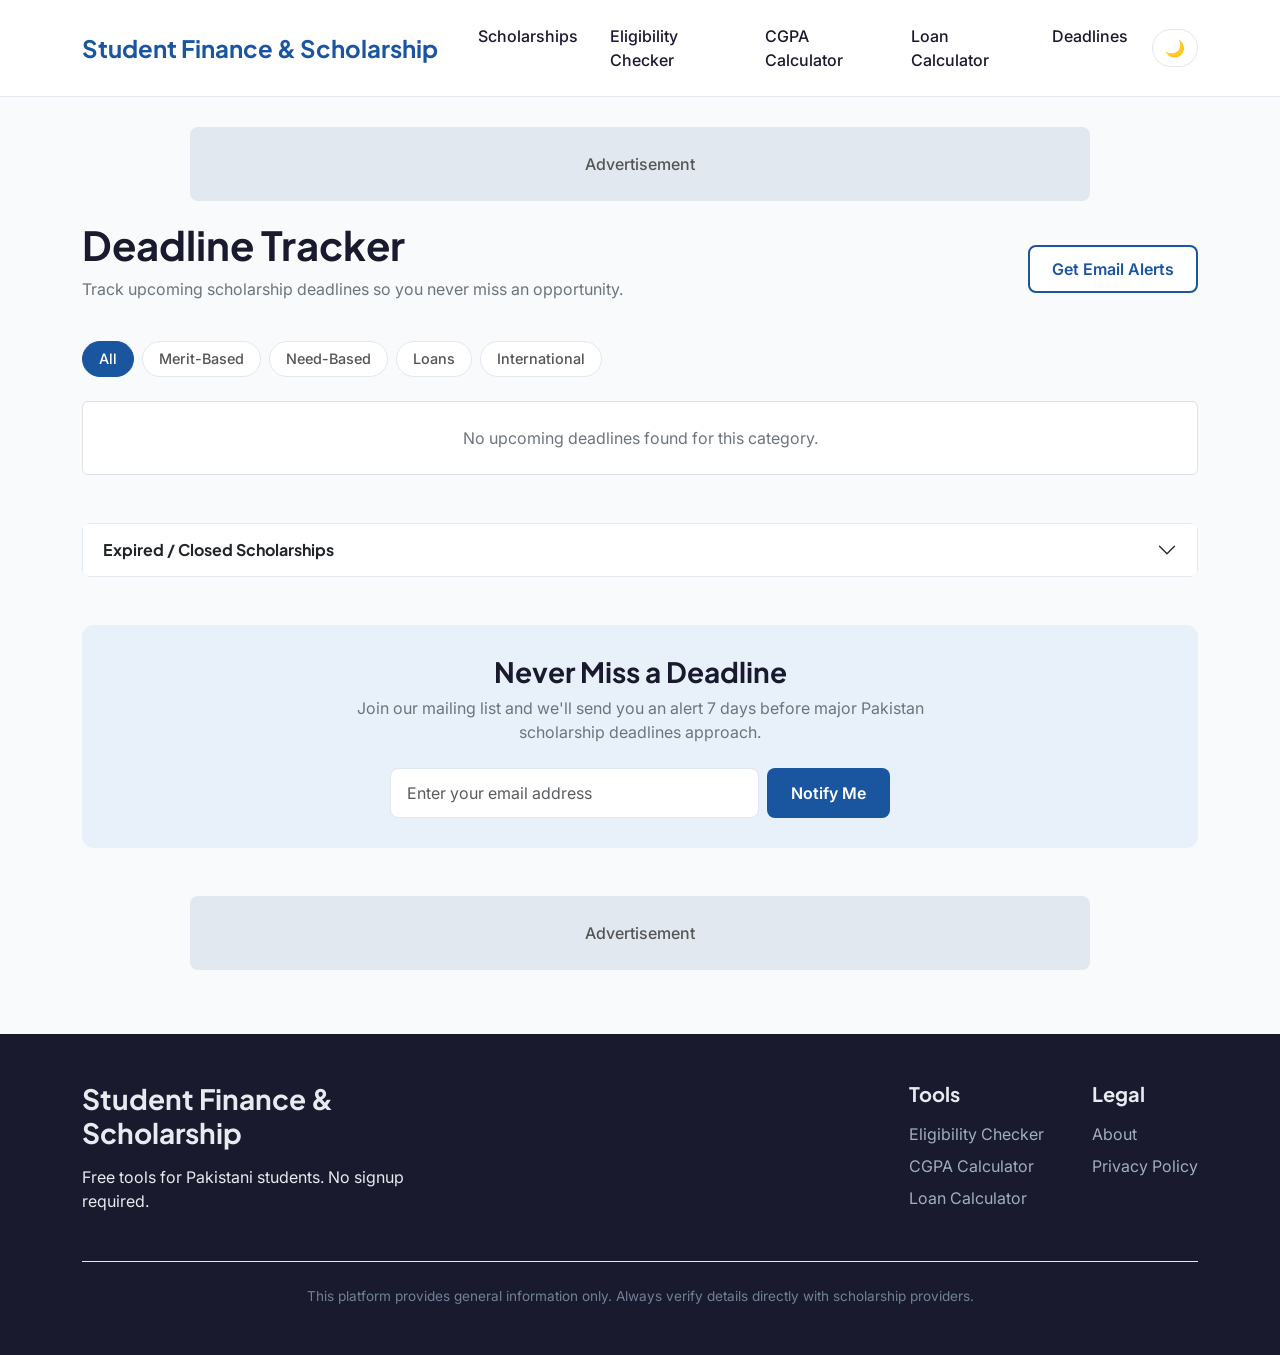
<file: deadlines.html>
<!DOCTYPE html>
<html lang="en">

<head>
    <!-- Google tag (gtag.js) -->
    <script async src="https://www.googletagmanager.com/gtag/js?id=G-K80JP2GRMC"></script>
    <script>
        window.dataLayer = window.dataLayer || [];
        function gtag() { dataLayer.push(arguments); }
        gtag('js', new Date());

        gtag('config', 'G-K80JP2GRMC');
    </script>
    <meta charset="UTF-8">
    <meta name="viewport" content="width=device-width, initial-scale=1.0">
    <title>Scholarship Deadlines Pakistan 2026 — Tracker & Alerts — Student Finance & Scholarship</title>
    <meta name="description"
        content="Track upcoming scholarship deadlines in Pakistan. Never miss HEC, provincial, and international scholarship closing dates.">
    <meta name="keywords"
        content="scholarship deadline Pakistan 2026, HEC scholarship deadline, PEEF deadline 2026, scholarship tracker Pakistan">
    <meta property="og:type" content="website">
    <meta property="og:title" content="Scholarship Deadlines Pakistan 2026 — Student Finance & Scholarship">
    <meta property="og:description"
        content="Track upcoming scholarship deadlines in Pakistan. Never miss HEC, PEEF, Fulbright and international scholarship closing dates.">
    <meta property="og:url" content="https://mustafa-shah-tech.github.io/student-finance-hub/deadlines.html">
    <meta property="og:image" content="https://mustafa-shah-tech.github.io/student-finance-hub/assets/img/favicon.svg">
    <link rel="canonical" href="https://mustafa-shah-tech.github.io/student-finance-hub/deadlines.html">
    <link rel="icon" type="image/svg+xml" href="assets/img/favicon.svg">
    <link rel="icon" type="image/png" sizes="512x512" href="assets/img/favicon.png">
    <link rel="apple-touch-icon" sizes="180x180" href="assets/img/favicon.png">
    <meta name="theme-color" content="#1A56A0">

    <!-- Google Fonts -->
    <link rel="preconnect" href="https://fonts.googleapis.com">
    <link rel="preconnect" href="https://fonts.gstatic.com" crossorigin>
    <link
        href="https://fonts.googleapis.com/css2?family=Inter:wght@400;500;600&family=JetBrains+Mono:wght@400;500;700&family=Plus+Jakarta+Sans:wght@600;700&display=swap"
        rel="stylesheet">

    <!-- Bootstrap 5 -->
    <link href="https://cdn.jsdelivr.net/npm/bootstrap@5.3.2/dist/css/bootstrap.min.css" rel="stylesheet">

    <!-- Shared Styles -->
    <link rel="stylesheet" href="assets/css/main.css">
    <link rel="stylesheet" href="assets/css/components.css">

    <script src="assets/js/theme.js"></script>
</head>

<body>
    <nav class="navbar navbar-expand-lg sticky-top">
        <div class="container">
            <a class="navbar-brand logo" href="index.html">Student Finance & Scholarship</a>
            <div class="d-flex align-items-center ms-auto ms-lg-3 order-lg-3">
                <button id="theme-toggle" class="btn-theme-toggle me-2 me-lg-0" aria-label="Toggle dark mode">
                    <span class="icon-sun">☀️</span>
                    <span class="icon-moon">🌙</span>
                </button>
            </div>
            <button class="navbar-toggler border-0" type="button" data-bs-toggle="collapse" data-bs-target="#navbarNav">
                <span class="navbar-toggler-icon"></span>
            </button>
            <div class="collapse navbar-collapse" id="navbarNav">
                <ul class="navbar-nav ms-auto">
                    <li class="nav-item"><a class="nav-link" href="scholarships.html">Scholarships</a></li>
                    <li class="nav-item"><a class="nav-link" href="eligibility-checker.html">Eligibility Checker</a>
                    </li>
                    <li class="nav-item"><a class="nav-link" href="cgpa-calculator.html">CGPA Calculator</a></li>
                    <li class="nav-item"><a class="nav-link" href="loan-calculator.html">Loan Calculator</a></li>
                    <li class="nav-item"><a class="nav-link" href="deadlines.html">Deadlines</a></li>
                </ul>
            </div>
        </div>
    </nav>
    <!-- ADSENSE SLOT: Replace with your AdSense code after approval -->
    <div class="container">
        <div class="adsense-placeholder" style="margin: 30px auto 20px auto; padding: 25px 20px">Advertisement</div>
    </div>
    <div class="container mb-5">
        <div class="row align-items-center mb-4">
            <div class="col-md-8">
                <h1>Deadline Tracker</h1>
                <p class="text-secondary">Track upcoming scholarship deadlines so you never miss an opportunity.</p>
            </div>
            <div class="col-md-4 text-md-end mt-3 mt-md-0">
                <a href="#alerts" class="btn btn-outline-primary">Get Email Alerts</a>
            </div>
        </div>
        <div class="d-flex flex-wrap gap-2 mb-4" id="filters">
            <button class="filter-btn active" data-filter="all">All</button>
            <button class="filter-btn" data-filter="merit">Merit-Based</button>
            <button class="filter-btn" data-filter="need-based">Need-Based</button>
            <button class="filter-btn" data-filter="loan">Loans</button>
            <button class="filter-btn" data-filter="international">International</button>
        </div>
        <div id="active-deadlines">
            <!-- Active scholarships populated via JS -->
        </div>
        <div class="accordion mt-5" id="expiredAccordion">
            <div class="accordion-item" style="border: 1px solid var(--border-color); border-radius: 8px">
                <h2 class="accordion-header">
                    <button class="accordion-button collapsed fw-bold" type="button" data-bs-toggle="collapse"
                        data-bs-target=" #expired-list">
                        Expired / Closed Scholarships
                    </button>
                </h2>
                <div id="expired-list" class="accordion-collapse collapse" data-bs-parent="#expiredAccordion">
                    <div class="accordion-body bg-white p-3" id="expired-container">
                        <!-- Expired items populated via JS -->
                    </div>
                </div>
            </div>
        </div>
        <!-- Email Signup Section -->
        <div class="email-signup mt-5" id="alerts">
            <h3 class="mb-2">Never Miss a Deadline</h3>
            <p class="text-secondary mb-4 mx-auto" style="max-width: 600px">Join our mailing list and we'll send you an
                alert 7 days before major Pakistan scholarship deadlines approach.</p>
            <!-- Integration Comment: Use Mailchimp Embed Form or Tally.so iframe here -->
            <form id="subscribe-form" class="mx-auto d-flex flex-column flex-sm-row gap-2 justify-content-center"
                style="max-width: 500px"
                onsubmit="event.preventDefault(); document.getElementById('sub-msg').style.display='block';">
                <input type="email" class="form-control" placeholder="Enter your email address" required
                    style="border-radius: 8px; padding: 12px 16px">
                <button type="submit" class="btn btn-primary" style="white-space: nowrap">Notify Me</button>
            </form>
            <div id="sub-msg" class="text-success mt-3 fw-bold" style="display: none">Thanks! We'll alert you when new
                scholarships are added.</div>
        </div>
    </div>
    <!-- ADSENSE SLOT: Replace with your AdSense code after approval -->
    <div class="container">
        <div class="adsense-placeholder" style="margin: 10px auto 40px auto; padding: 25px 20px">Advertisement</div>
    </div>
    <footer>
        <div class="container">
            <div class="row gy-4">
                <div class="col-lg-4 col-md-6">
                    <h3 class="logo mb-3">Student Finance & Scholarship</h3>
                    <p>Free tools for Pakistani students. No signup
                        required.</p>
                </div>
                <!-- Standard Footer -->
                <div class="col-lg-8 col-md-6 d-flex gap-5 justify-content-md-end">
                    <div>
                        <h5 class="mb-3">Tools</h5>
                        <a href="eligibility-checker.html">Eligibility Checker</a>
                        <a href="cgpa-calculator.html">CGPA Calculator</a>
                        <a href="loan-calculator.html">Loan Calculator</a>
                    </div>
                    <div>
                        <h5 class="mb-3">Legal</h5>
                        <a href="about.html">About</a>
                        <a href="privacy-policy.html">Privacy Policy</a>
                    </div>
                </div>
            </div>
            <div class="footer-disclaimer text-center">
                This platform provides general information only. Always verify details directly with scholarship
                providers.
            </div>
        </div>
    </footer>
    <script src="https://cdn.jsdelivr.net/npm/bootstrap@5.3.2/dist/js/bootstrap.bundle.min.js"></script>
    <script src="assets/js/scholarships-data.js"></script>
    <script src="assets/js/deadlines.js"></script>
</body>

</html>
</file>
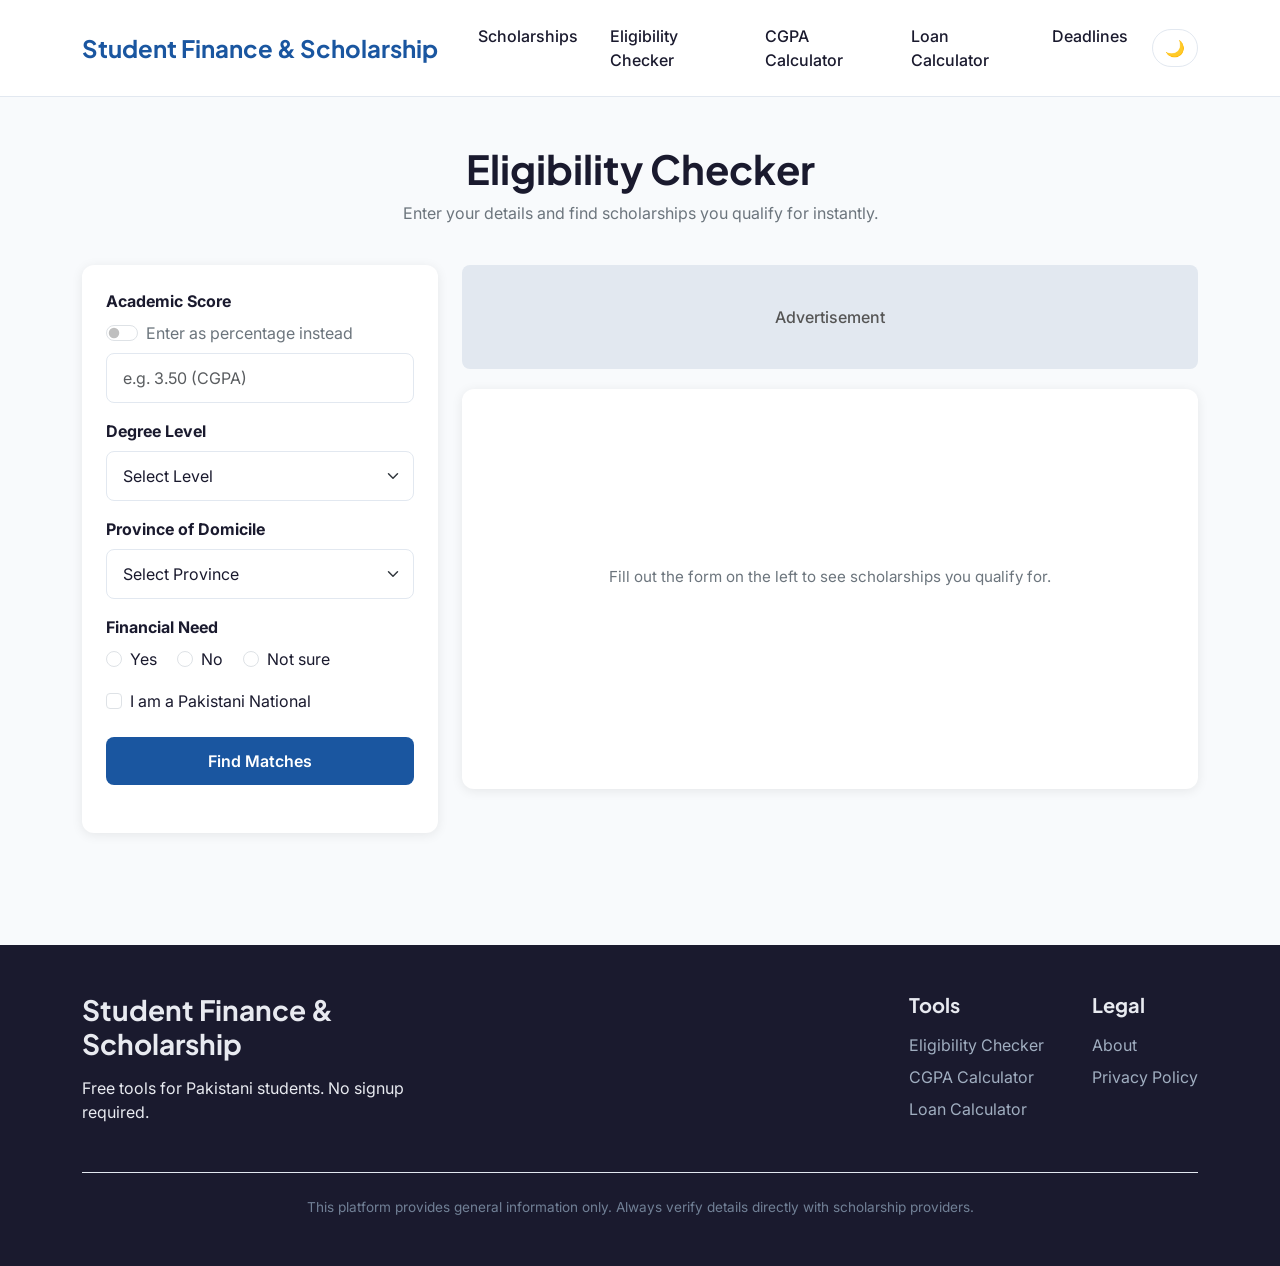
<file: eligibility-checker.html>
<!DOCTYPE html>
<html lang="en">

<head>
    <!-- Google tag (gtag.js) -->
    <script async src="https://www.googletagmanager.com/gtag/js?id=G-K80JP2GRMC"></script>
    <script>
        window.dataLayer = window.dataLayer || [];
        function gtag() { dataLayer.push(arguments); }
        gtag('js', new Date());

        gtag('config', 'G-K80JP2GRMC');
    </script>
    <meta charset="UTF-8">
    <meta name="viewport" content="width=device-width, initial-scale=1.0">
    <title>Scholarship Eligibility Checker Pakistan 2026 — Student Finance & Scholarship</title>
    <meta name="description"
        content="Enter your CGPA, degree level and province to instantly find every Pakistani scholarship you qualify for. Free — no signup required.">
    <meta name="keywords"
        content="scholarship eligibility checker Pakistan, am I eligible for HEC scholarship, scholarship checker Pakistan 2026, CGPA requirement scholarship Pakistan">
    <meta property="og:type" content="website">
    <meta property="og:title" content="Scholarship Eligibility Checker Pakistan 2026 — Student Finance & Scholarship">
    <meta property="og:description"
        content="Enter your CGPA and instantly find every Pakistani scholarship you qualify for. Free — no signup required.">
    <meta property="og:url" content="https://mustafa-shah-tech.github.io/student-finance-hub/eligibility-checker.html">
    <meta property="og:image" content="https://mustafa-shah-tech.github.io/student-finance-hub/assets/img/favicon.svg">
    <link rel="canonical" href="https://mustafa-shah-tech.github.io/student-finance-hub/eligibility-checker.html">
    <link rel="icon" type="image/svg+xml" href="assets/img/favicon.svg">
    <link rel="icon" type="image/png" sizes="512x512" href="assets/img/favicon.png">
    <link rel="apple-touch-icon" sizes="180x180" href="assets/img/favicon.png">
    <meta name="theme-color" content="#1A56A0">

    <!-- Google Fonts -->
    <link rel="preconnect" href="https://fonts.googleapis.com">
    <link rel="preconnect" href="https://fonts.gstatic.com" crossorigin>
    <link
        href="https://fonts.googleapis.com/css2?family=Inter:wght@400;500;600&family=JetBrains+Mono:wght@400;500;700&family=Plus+Jakarta+Sans:wght@600;700&display=swap"
        rel="stylesheet">

    <!-- Bootstrap 5 -->
    <link href="https://cdn.jsdelivr.net/npm/bootstrap@5.3.2/dist/css/bootstrap.min.css" rel="stylesheet">

    <!-- Shared Styles -->
    <link rel="stylesheet" href="assets/css/main.css">
    <link rel="stylesheet" href="assets/css/components.css">

    <script src="assets/js/theme.js"></script>
    <script type="application/ld+json">
{
  "@context": "https://schema.org",
  "@type": "SoftwareApplication",
  "name": "Scholarship Eligibility Checker Pakistan",
  "url": "https://mustafa-shah-tech.github.io/student-finance-hub/eligibility-checker.html",
  "description": "Free scholarship eligibility checker for Pakistani students. Enter your CGPA, degree level and province to instantly find matching scholarships.",
  "applicationCategory": "EducationalApplication",
  "operatingSystem": "Web Browser",
  "offers": {
    "@type": "Offer",
    "price": "0",
    "priceCurrency": "PKR"
  },
  "provider": {
    "@type": "Organization",
    "name": "Student Finance & Scholarship",
    "url": "https://mustafa-shah-tech.github.io/student-finance-hub/"
  }
}
</script>
</head>

<body>
    <nav class="navbar navbar-expand-lg sticky-top">
        <div class="container">
            <a class="navbar-brand logo" href="index.html">Student Finance & Scholarship</a>
            <div class="d-flex align-items-center ms-auto ms-lg-3 order-lg-3">
                <button id="theme-toggle" class="btn-theme-toggle me-2 me-lg-0" aria-label="Toggle dark mode">
                    <span class="icon-sun">☀️</span>
                    <span class="icon-moon">🌙</span>
                </button>
            </div>
            <button class="navbar-toggler border-0" type="button" data-bs-toggle="collapse" data-bs-target="#navbarNav">
                <span class="navbar-toggler-icon"></span>
            </button>
            <div class="collapse navbar-collapse" id="navbarNav">
                <ul class="navbar-nav ms-auto">
                    <li class="nav-item"><a class="nav-link" href="scholarships.html">Scholarships</a></li>
                    <li class="nav-item"><a class="nav-link" href="eligibility-checker.html">Eligibility Checker</a>
                    </li>
                    <li class="nav-item"><a class="nav-link" href="cgpa-calculator.html">CGPA Calculator</a></li>
                    <li class="nav-item"><a class="nav-link" href="loan-calculator.html">Loan Calculator</a></li>
                    <li class="nav-item"><a class="nav-link" href="deadlines.html">Deadlines</a></li>
                </ul>
            </div>
        </div>
    </nav>
    <div class="container py-5">
        <div class="row text-center mb-4">
            <h1>Eligibility Checker</h1>
            <p class="text-secondary">Enter your details and find scholarships you qualify for instantly.</p>
        </div>
        <div class="row g-4 justify-content-center">
            <div class="col-lg-4">
                <div class="card-custom">
                    <form id="checker-form">
                        <div class="mb-3">
                            <label class="form-label fw-bold">Academic Score</label>
                            <div class="form-check form-switch mb-2">
                                <input class="form-check-input" type="checkbox" id="score-toggle">
                                <label class="form-check-label text-secondary" for="score-toggle">Enter as percentage
                                    instead</label>
                            </div>
                            <input type="number" step="0.01" class="form-control" id="score-input"
                                placeholder="e.g. 3.50 (CGPA)" required>
                        </div>
                        <div class="mb-3">
                            <label class="form-label fw-bold">Degree Level</label>
                            <select class="form-select" id="degree-level" required>
                                <option value="" disabled selected>Select Level</option>
                                <option value="intermediate">Intermediate (FSc/FA)</option>
                                <option value="bachelor">Bachelor's</option>
                                <option value="master">Master's</option>
                                <option value="phd">PhD</option>
                            </select>
                        </div>
                        <div class="mb-3">
                            <label class="form-label fw-bold">Province of Domicile</label>
                            <select class="form-select" id="province" required>
                                <option value="" disabled selected>Select Province</option>
                                <option value="punjab">Punjab</option>
                                <option value="sindh">Sindh</option>
                                <option value="kpk">KPK</option>
                                <option value="balochistan">Balochistan</option>
                                <option value="ajk">AJK</option>
                                <option value="gb">Gilgit-Baltistan</option>
                                <option value="federal">Federal Capital / Islamabad</option>
                            </select>
                        </div>
                        <div class="mb-3">
                            <label class="form-label fw-bold d-block">Financial Need</label>
                            <div class="form-check form-check-inline">
                                <input class="form-check-input" type="radio" name="financial-need" id="need-yes"
                                    value="yes" required>
                                <label class="form-check-label" for="need-yes">Yes</label>
                            </div>
                            <div class="form-check form-check-inline">
                                <input class="form-check-input" type="radio" name="financial-need" id="need-no"
                                    value="no">
                                <label class="form-check-label" for="need-no">No</label>
                            </div>
                            <div class="form-check form-check-inline">
                                <input class="form-check-input" type="radio" name="financial-need" id="need-notsure"
                                    value="not-sure">
                                <label class="form-check-label" for="need-notsure">Not sure</label>
                            </div>
                        </div>
                        <div class="mb-4">
                            <div class="form-check">
                                <input class="form-check-input" type="checkbox" id="nationality-pk" required>
                                <label class="form-check-label" for="nationality-pk">
                                    I am a Pakistani National
                                </label>
                            </div>
                        </div>
                        <button type="submit" class="btn btn-primary w-100">Find Matches</button>
                    </form>
                </div>
            </div>
            <div class="col-lg-8">
                <!-- ADSENSE SLOT: Replace with your AdSense code after approval -->
                <div class="adsense-placeholder" style="margin: 0 0 20px 0">Advertisement</div>
                <div id="results-container">
                    <div class="card-custom text-center py-5 d-flex align-items-center justify-content-center"
                        style="min-height: 400px">
                        <p class="text-secondary">Fill out the form on the left to see
                            scholarships you qualify for.</p>
                    </div>
                </div>
            </div>
        </div>
    </div>
    <footer>
        <div class="container">
            <div class="row gy-4">
                <div class="col-lg-4 col-md-6">
                    <h3 class="logo mb-3">Student Finance & Scholarship</h3>
                    <p>Free tools for Pakistani students. No signup
                        required.</p>
                </div>
                <!-- Links omitted for brevity, keeping same layout minus inner links just for quick boilerplate -->
                <div class="col-lg-8 col-md-6 d-flex gap-5 justify-content-md-end">
                    <div>
                        <h5 class="mb-3">Tools</h5>
                        <a href="eligibility-checker.html">Eligibility Checker</a>
                        <a href="cgpa-calculator.html">CGPA Calculator</a>
                        <a href="loan-calculator.html">Loan Calculator</a>
                    </div>
                    <div>
                        <h5 class="mb-3">Legal</h5>
                        <a href="about.html">About</a>
                        <a href="privacy-policy.html">Privacy Policy</a>
                    </div>
                </div>
            </div>
            <div class="footer-disclaimer text-center">
                This platform provides general information only. Always verify details directly with scholarship
                providers.
            </div>
        </div>
    </footer>
    <script src="https://cdn.jsdelivr.net/npm/bootstrap@5.3.2/dist/js/bootstrap.bundle.min.js"></script>
    <script src="assets/js/scholarships-data.js"></script>
    <script src="assets/js/eligibility.js"></script>
</body>

</html>
</file>
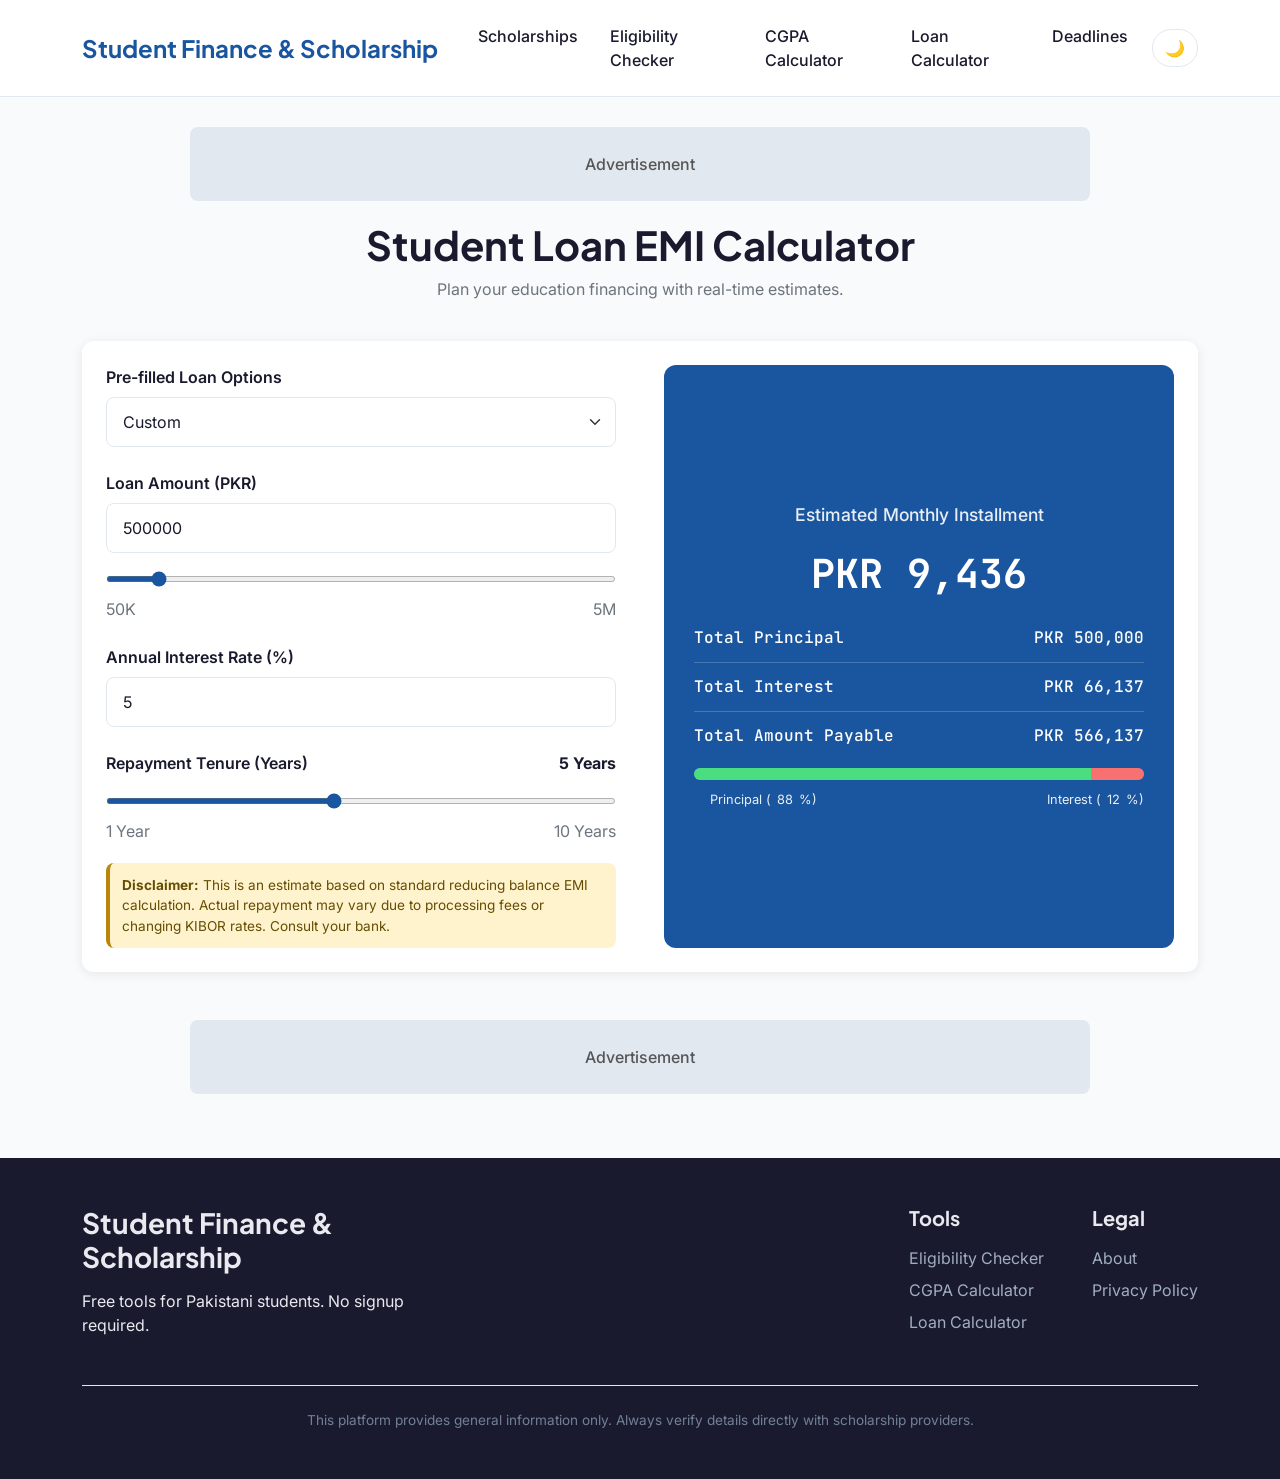
<file: loan-calculator.html>
<!DOCTYPE html>
<html lang="en">

<head>
    <!-- Google tag (gtag.js) -->
    <script async src="https://www.googletagmanager.com/gtag/js?id=G-K80JP2GRMC"></script>
    <script>
        window.dataLayer = window.dataLayer || [];
        function gtag() { dataLayer.push(arguments); }
        gtag('js', new Date());

        gtag('config', 'G-K80JP2GRMC');
    </script>
    <meta charset="UTF-8">
    <meta name="viewport" content="width=device-width, initial-scale=1.0">
    <title>Student Loan EMI Calculator Pakistan (PKR) — Student Finance & Scholarship</title>
    <meta name="description"
        content="Calculate monthly installments for Pakistani student loans including PM Youth Loan, HBL and Bank Alfalah. Free EMI calculator in PKR.">
    <meta name="keywords"
        content="student loan calculator Pakistan, EMI calculator PKR, PM youth loan calculator, HBL education loan Pakistan, education loan repayment">
    <meta property="og:type" content="website">
    <meta property="og:title" content="Student Loan EMI Calculator Pakistan — Student Finance & Scholarship">
    <meta property="og:description"
        content="Calculate monthly installments for PM Youth Loan, HBL and Bank Alfalah education loans. Free EMI calculator in PKR.">
    <meta property="og:url" content="https://mustafa-shah-tech.github.io/student-finance-hub/loan-calculator.html">
    <meta property="og:image" content="https://mustafa-shah-tech.github.io/student-finance-hub/assets/img/favicon.svg">
    <link rel="canonical" href="https://mustafa-shah-tech.github.io/student-finance-hub/loan-calculator.html">
    <link rel="icon" type="image/svg+xml" href="assets/img/favicon.svg">
    <link rel="icon" type="image/png" sizes="512x512" href="assets/img/favicon.png">
    <link rel="apple-touch-icon" sizes="180x180" href="assets/img/favicon.png">
    <meta name="theme-color" content="#1A56A0">

    <!-- Google Fonts -->
    <link rel="preconnect" href="https://fonts.googleapis.com">
    <link rel="preconnect" href="https://fonts.gstatic.com" crossorigin>
    <link
        href="https://fonts.googleapis.com/css2?family=Inter:wght@400;500;600&family=JetBrains+Mono:wght@400;500;700&family=Plus+Jakarta+Sans:wght@600;700&display=swap"
        rel="stylesheet">

    <!-- Bootstrap 5 -->
    <link href="https://cdn.jsdelivr.net/npm/bootstrap@5.3.2/dist/css/bootstrap.min.css" rel="stylesheet">

    <!-- Shared Styles -->
    <link rel="stylesheet" href="assets/css/main.css">
    <link rel="stylesheet" href="assets/css/components.css">

    <script src="assets/js/theme.js"></script>
    <script type="application/ld+json">
{
  "@context": "https://schema.org",
  "@type": "SoftwareApplication",
  "name": "Student Loan EMI Calculator Pakistan",
  "url": "https://mustafa-shah-tech.github.io/student-finance-hub/loan-calculator.html",
  "description": "Free student loan EMI calculator for Pakistan. Calculate monthly installments for PM Youth Loan, HBL and Bank Alfalah education loans in PKR.",
  "applicationCategory": "FinanceApplication",
  "operatingSystem": "Web Browser",
  "offers": {
    "@type": "Offer",
    "price": "0",
    "priceCurrency": "PKR"
  },
  "provider": {
    "@type": "Organization",
    "name": "Student Finance & Scholarship",
    "url": "https://mustafa-shah-tech.github.io/student-finance-hub/"
  }
}
</script>
</head>

<body>
    <nav class="navbar navbar-expand-lg sticky-top">
        <div class="container">
            <a class="navbar-brand logo" href="index.html">Student Finance & Scholarship</a>
            <div class="d-flex align-items-center ms-auto ms-lg-3 order-lg-3">
                <button id="theme-toggle" class="btn-theme-toggle me-2 me-lg-0" aria-label="Toggle dark mode">
                    <span class="icon-sun">☀️</span>
                    <span class="icon-moon">🌙</span>
                </button>
            </div>
            <button class="navbar-toggler border-0" type="button" data-bs-toggle="collapse" data-bs-target="#navbarNav">
                <span class="navbar-toggler-icon"></span>
            </button>
            <div class="collapse navbar-collapse" id="navbarNav">
                <ul class="navbar-nav ms-auto">
                    <li class="nav-item"><a class="nav-link" href="scholarships.html">Scholarships</a></li>
                    <li class="nav-item"><a class="nav-link" href="eligibility-checker.html">Eligibility Checker</a>
                    </li>
                    <li class="nav-item"><a class="nav-link" href="cgpa-calculator.html">CGPA Calculator</a></li>
                    <li class="nav-item"><a class="nav-link" href="loan-calculator.html">Loan Calculator</a></li>
                    <li class="nav-item"><a class="nav-link" href="deadlines.html">Deadlines</a></li>
                </ul>
            </div>
        </div>
    </nav>
    <!-- ADSENSE SLOT: Replace with your AdSense code after approval -->
    <div class="container">
        <div class="adsense-placeholder" style="margin: 30px auto 20px auto; padding: 25px 20px">Advertisement</div>
    </div>
    <div class="container mb-5">
        <div class="row text-center mb-4">
            <h1>Student Loan EMI Calculator</h1>
            <p class="text-secondary">Plan your education financing with real-time estimates.</p>
        </div>
        <div class="card-custom">
            <div class="row g-5">
                <div class="col-lg-6">
                    <div class="mb-4">
                        <label class="form-label">Pre-filled Loan Options</label>
                        <select class="form-select" id="loan-preset" style="font-family: var(--font-body)">
                            <option value="3">PM Youth Loan (3% annual interest)</option>
                            <option value="8">HBL Education Loan (8% annual interest)</option>
                            <option value="9">Bank Alfalah Education Loan (9% annual interest)</option>
                            <option value="custom" selected>Custom</option>
                        </select>
                    </div>
                    <div class="mb-4">
                        <label class="form-label d-flex justify-content-between">
                            <span>Loan Amount (PKR)</span>
                        </label>
                        <input type="number" class="form-control mb-2" id="loan-amount-num" value="500000" min="50000"
                            max="5000000" step="10000">
                        <input type="range" id="loan-amount-slider" min="50000" max="5000000" step="10000"
                            value="500000">
                        <div class="d-flex justify-content-between text-secondary">
                            <span>50K</span>
                            <span>5M</span>
                        </div>
                    </div>
                    <div class="mb-4">
                        <label class="form-label">Annual Interest Rate (%)</label>
                        <input type="number" step="0.1" class="form-control" id="interest-rate" value="5">
                    </div>
                    <div class="mb-2">
                        <label class="form-label d-flex justify-content-between">
                            <span>Repayment Tenure (Years)</span>
                            <span id="tenure-display" style="font-weight:700">5
                                Years</span>
                        </label>
                        <input type="range" id="tenure-slider" min="1" max="10" step="1" value="5">
                        <div class="d-flex justify-content-between text-secondary">
                            <span>1 Year</span>
                            <span>10 Years</span>
                        </div>
                    </div>
                    <div class="disclaimer-box">
                        <strong>Disclaimer:</strong> This is an estimate based on standard reducing balance EMI
                        calculation. Actual repayment may vary due to processing fees or changing KIBOR rates. Consult
                        your bank.
                    </div>
                </div>
                <div class="col-lg-6">
                    <div class="result-panel">
                        <h4>Estimated Monthly Installment</h4>
                        <div class="big-amount">PKR <span id="monthly-emi">0</span></div>
                        <div class="breakdown-row">
                            <span>Total Principal</span>
                            <span>PKR <span id="total-principal">0</span></span>
                        </div>
                        <div class="breakdown-row">
                            <span>Total Interest</span>
                            <span>PKR <span id="total-interest">0</span></span>
                        </div>
                        <div class="breakdown-row pb-0 border-0">
                            <span>Total Amount Payable</span>
                            <span>PKR <span id="total-payment">0</span></span>
                        </div>
                        <div class="visual-bar-container">
                            <div class="visual-bar-principal" id="bar-principal" style="width: 50%"></div>
                            <div class="visual-bar-interest" id="bar-interest" style="width: 50%"></div>
                        </div>
                        <div class="legend">
                            <div class="legend-item"><span class="dot"></span>
                                Principal (<span id="perc-principal">50</span>%)</div>
                            <div class="legend-item"><span class="dot"></span>
                                Interest (<span id="perc-interest">50</span>%)</div>
                        </div>
                    </div>
                </div>
            </div>
        </div>
    </div>
    <!-- ADSENSE SLOT: Replace with your AdSense code after approval -->
    <div class="container">
        <div class="adsense-placeholder" style="margin: 10px auto 40px auto; padding: 25px 20px">Advertisement</div>
    </div>
    <footer>
        <div class="container">
            <div class="row gy-4">
                <div class="col-lg-4 col-md-6">
                    <h3 class="logo mb-3">Student Finance & Scholarship</h3>
                    <p>Free tools for Pakistani students. No signup
                        required.</p>
                </div>
                <div class="col-lg-8 col-md-6 d-flex gap-5 justify-content-md-end">
                    <div>
                        <h5 class="mb-3">Tools</h5>
                        <a href="eligibility-checker.html">Eligibility Checker</a>
                        <a href="cgpa-calculator.html">CGPA Calculator</a>
                        <a href="loan-calculator.html">Loan Calculator</a>
                    </div>
                    <div>
                        <h5 class="mb-3">Legal</h5>
                        <a href="about.html">About</a>
                        <a href="privacy-policy.html">Privacy Policy</a>
                    </div>
                </div>
            </div>
            <div class="footer-disclaimer text-center">
                This platform provides general information only. Always verify details directly with scholarship
                providers.
            </div>
        </div>
    </footer>
    <script src="https://cdn.jsdelivr.net/npm/bootstrap@5.3.2/dist/js/bootstrap.bundle.min.js"></script>
    <!-- Project Scripts -->
    <script src="assets/js/loan-calculator.js"></script>
</body>

</html>
</file>
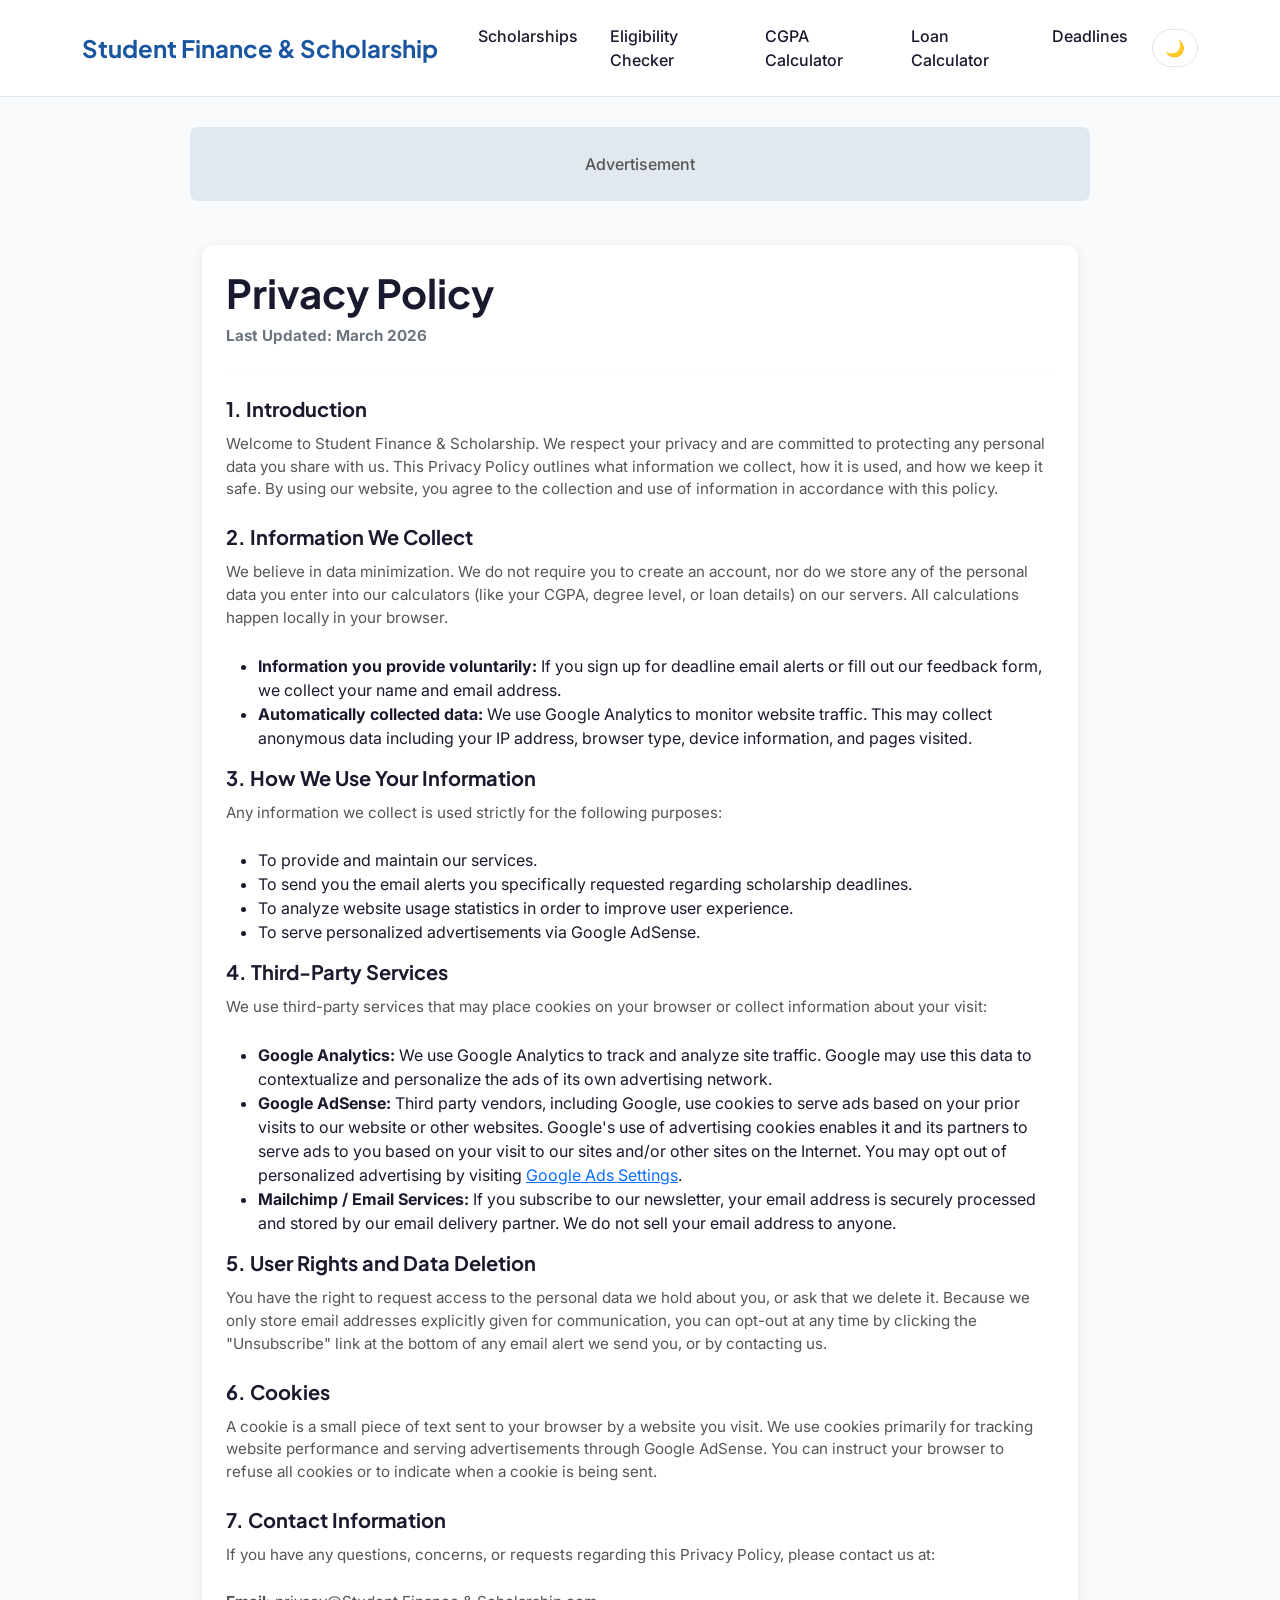
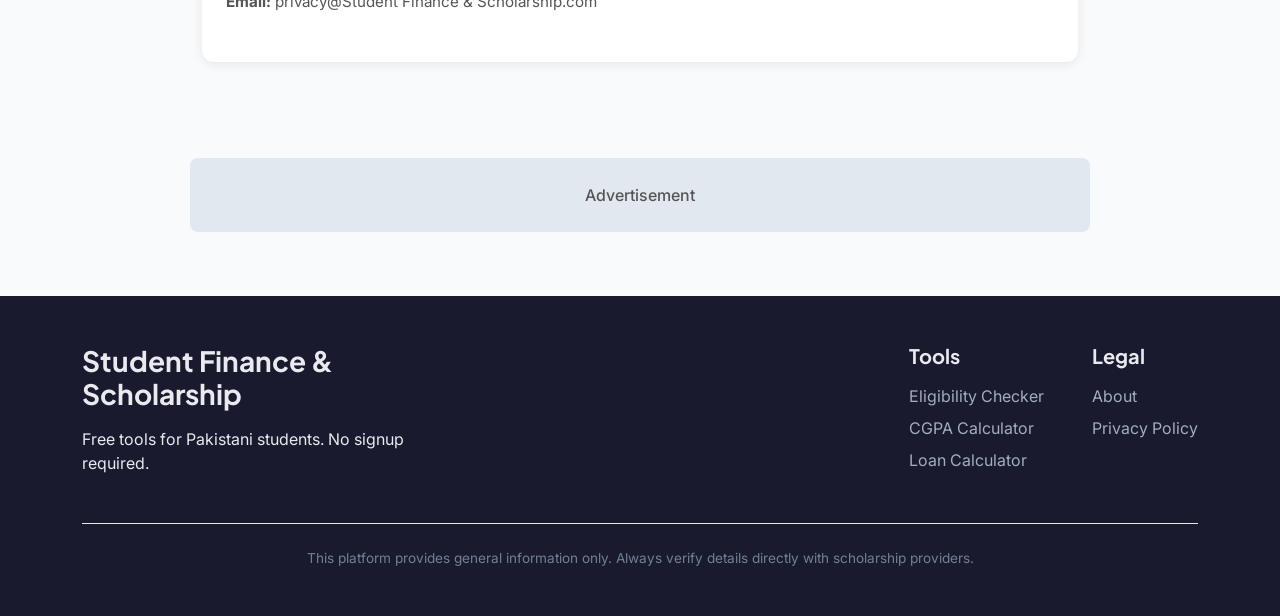
<file: privacy-policy.html>
<!DOCTYPE html>
<html lang="en">

<head>
    <!-- Google tag (gtag.js) -->
    <script async src="https://www.googletagmanager.com/gtag/js?id=G-K80JP2GRMC"></script>
    <script>
        window.dataLayer = window.dataLayer || [];
        function gtag() { dataLayer.push(arguments); }
        gtag('js', new Date());

        gtag('config', 'G-K80JP2GRMC');
    </script>
    <meta charset="UTF-8">
    <meta name="viewport" content="width=device-width, initial-scale=1.0">
    <title>Privacy Policy — Student Finance & Scholarship</title>
    <meta name="description"
        content="Privacy policy for Student Finance & Scholarship covering Google AdSense, Analytics, cookies and user data handling.">
    <meta name="keywords" content="Student Finance & Scholarship privacy policy, data policy Pakistan scholarship site">
    <meta property="og:type" content="website">
    <meta property="og:title" content="Privacy Policy — Student Finance & Scholarship">
    <meta property="og:description"
        content="Privacy policy covering Google AdSense, Analytics, cookies and user data for Student Finance & Scholarship.">
    <meta property="og:url" content="https://mustafa-shah-tech.github.io/student-finance-hub/privacy-policy.html">
    <meta property="og:image" content="https://mustafa-shah-tech.github.io/student-finance-hub/assets/img/favicon.svg">
    <link rel="canonical" href="https://mustafa-shah-tech.github.io/student-finance-hub/privacy-policy.html">
    <meta name="robots" content="noindex, follow">
    <link rel="icon" type="image/svg+xml" href="assets/img/favicon.svg">
    <link rel="icon" type="image/png" sizes="512x512" href="assets/img/favicon.png">
    <link rel="apple-touch-icon" sizes="180x180" href="assets/img/favicon.png">
    <meta name="theme-color" content="#1A56A0">

    <!-- Google Fonts -->
    <link rel="preconnect" href="https://fonts.googleapis.com">
    <link rel="preconnect" href="https://fonts.gstatic.com" crossorigin>
    <link
        href="https://fonts.googleapis.com/css2?family=Inter:wght@400;500;600&family=JetBrains+Mono:wght@400;500;700&family=Plus+Jakarta+Sans:wght@600;700&display=swap"
        rel="stylesheet">

    <!-- Bootstrap 5 -->
    <link href="https://cdn.jsdelivr.net/npm/bootstrap@5.3.2/dist/css/bootstrap.min.css" rel="stylesheet">

    <!-- Shared Styles -->
    <link rel="stylesheet" href="assets/css/main.css">
    <link rel="stylesheet" href="assets/css/components.css">

    <script src="assets/js/theme.js"></script>
</head>

<body>
    <nav class="navbar navbar-expand-lg sticky-top">
        <div class="container">
            <a class="navbar-brand logo" href="index.html">Student Finance & Scholarship</a>
            <div class="d-flex align-items-center ms-auto ms-lg-3 order-lg-3">
                <button id="theme-toggle" class="btn-theme-toggle me-2 me-lg-0" aria-label="Toggle dark mode">
                    <span class="icon-sun">☀️</span>
                    <span class="icon-moon">🌙</span>
                </button>
            </div>
            <button class="navbar-toggler border-0" type="button" data-bs-toggle="collapse" data-bs-target="#navbarNav">
                <span class="navbar-toggler-icon"></span>
            </button>
            <div class="collapse navbar-collapse" id="navbarNav">
                <ul class="navbar-nav ms-auto">
                    <li class="nav-item"><a class="nav-link" href="scholarships.html">Scholarships</a></li>
                    <li class="nav-item"><a class="nav-link" href="eligibility-checker.html">Eligibility Checker</a>
                    </li>
                    <li class="nav-item"><a class="nav-link" href="cgpa-calculator.html">CGPA Calculator</a></li>
                    <li class="nav-item"><a class="nav-link" href="loan-calculator.html">Loan Calculator</a></li>
                    <li class="nav-item"><a class="nav-link" href="deadlines.html">Deadlines</a></li>
                </ul>
            </div>
        </div>
    </nav>
    <!-- ADSENSE SLOT: Replace with your AdSense code after approval -->
    <div class="container">
        <div class="adsense-placeholder" style="margin: 30px auto 20px auto; padding: 25px 20px">Advertisement</div>
    </div>
    <div class="container py-4 mb-5" style="max-width: 900px">
        <div class="card-custom privacy-content">
            <h1 class="mb-2">Privacy Policy</h1>
            <p class="text-secondary fw-bold">Last Updated: March 2026</p>
            <hr class="my-4" style="border-color: var(--border-color)">
            <h3>1. Introduction</h3>
            <p>Welcome to Student Finance & Scholarship. We respect your privacy and are committed to protecting any personal data
                you share with us. This Privacy Policy outlines what information we collect, how it is used, and how we
                keep it safe. By using our website, you agree to the collection and use of information in accordance
                with this policy.</p>
            <h3>2. Information We Collect</h3>
            <p>We believe in data minimization. We do not require you to create an account, nor do we store any of the
                personal data you enter into our calculators (like your CGPA, degree level, or loan details) on our
                servers. All calculations happen locally in your browser.</p>
            <ul>
                <li><strong>Information you provide voluntarily:</strong> If you sign up for deadline email alerts or
                    fill out our feedback form, we collect your name and email address.</li>
                <li><strong>Automatically collected data:</strong> We use Google Analytics to monitor website traffic.
                    This may collect anonymous data including your IP address, browser type, device information, and
                    pages visited.</li>
            </ul>
            <h3>3. How We Use Your Information</h3>
            <p>Any information we collect is used strictly for the following purposes:</p>
            <ul>
                <li>To provide and maintain our services.</li>
                <li>To send you the email alerts you specifically requested regarding scholarship deadlines.</li>
                <li>To analyze website usage statistics in order to improve user experience.</li>
                <li>To serve personalized advertisements via Google AdSense.</li>
            </ul>
            <h3>4. Third-Party Services</h3>
            <p>We use third-party services that may place cookies on your browser or collect information about your
                visit:</p>
            <ul>
                <li><strong>Google Analytics:</strong> We use Google Analytics to track and analyze site traffic. Google
                    may use this data to contextualize and personalize the ads of its own advertising network.</li>
                <li><strong>Google AdSense:</strong> Third party vendors, including Google, use cookies to serve ads
                    based on your prior visits to our website or other websites. Google's use of advertising cookies
                    enables it and its partners to serve ads to you based on your visit to our sites and/or other sites
                    on the Internet. You may opt out of personalized advertising by visiting <a
                        href="https://myadcenter.google.com/" target="_blank">Google Ads Settings</a>.</li>
                <li><strong>Mailchimp / Email Services:</strong> If you subscribe to our newsletter, your email address
                    is securely processed and stored by our email delivery partner. We do not sell your email address to
                    anyone.</li>
            </ul>
            <h3>5. User Rights and Data Deletion</h3>
            <p>You have the right to request access to the personal data we hold about you, or ask that we delete it.
                Because we only store email addresses explicitly given for communication, you can opt-out at any time by
                clicking the "Unsubscribe" link at the bottom of any email alert we send you, or by contacting us.</p>
            <h3>6. Cookies</h3>
            <p>A cookie is a small piece of text sent to your browser by a website you visit. We use cookies primarily
                for tracking website performance and serving advertisements through Google AdSense. You can instruct
                your browser to refuse all cookies or to indicate when a cookie is being sent.</p>
            <h3>7. Contact Information</h3>
            <p>If you have any questions, concerns, or requests regarding this Privacy Policy, please contact us at:</p>
            <p><strong>Email:</strong> privacy@Student Finance & Scholarship.com</p>
        </div>
    </div>
    <!-- ADSENSE SLOT: Replace with your AdSense code after approval -->
    <div class="container">
        <div class="adsense-placeholder" style="margin: 10px auto 40px auto; padding: 25px 20px">Advertisement</div>
    </div>
    <footer>
        <div class="container">
            <div class="row gy-4">
                <div class="col-lg-4 col-md-6">
                    <h3 class="logo mb-3">Student Finance & Scholarship</h3>
                    <p>Free tools for Pakistani students. No signup
                        required.</p>
                </div>
                <div class="col-lg-8 col-md-6 d-flex gap-5 justify-content-md-end">
                    <div>
                        <h5 class="mb-3">Tools</h5>
                        <a href="eligibility-checker.html">Eligibility Checker</a>
                        <a href="cgpa-calculator.html">CGPA Calculator</a>
                        <a href="loan-calculator.html">Loan Calculator</a>
                    </div>
                    <div>
                        <h5 class="mb-3">Legal</h5>
                        <a href="about.html">About</a>
                        <a href="privacy-policy.html">Privacy Policy</a>
                    </div>
                </div>
            </div>
            <div class="footer-disclaimer text-center">
                This platform provides general information only. Always verify details directly with scholarship
                providers.
            </div>
        </div>
    </footer>
    <script src="https://cdn.jsdelivr.net/npm/bootstrap@5.3.2/dist/js/bootstrap.bundle.min.js"></script>
</body>

</html>
</file>
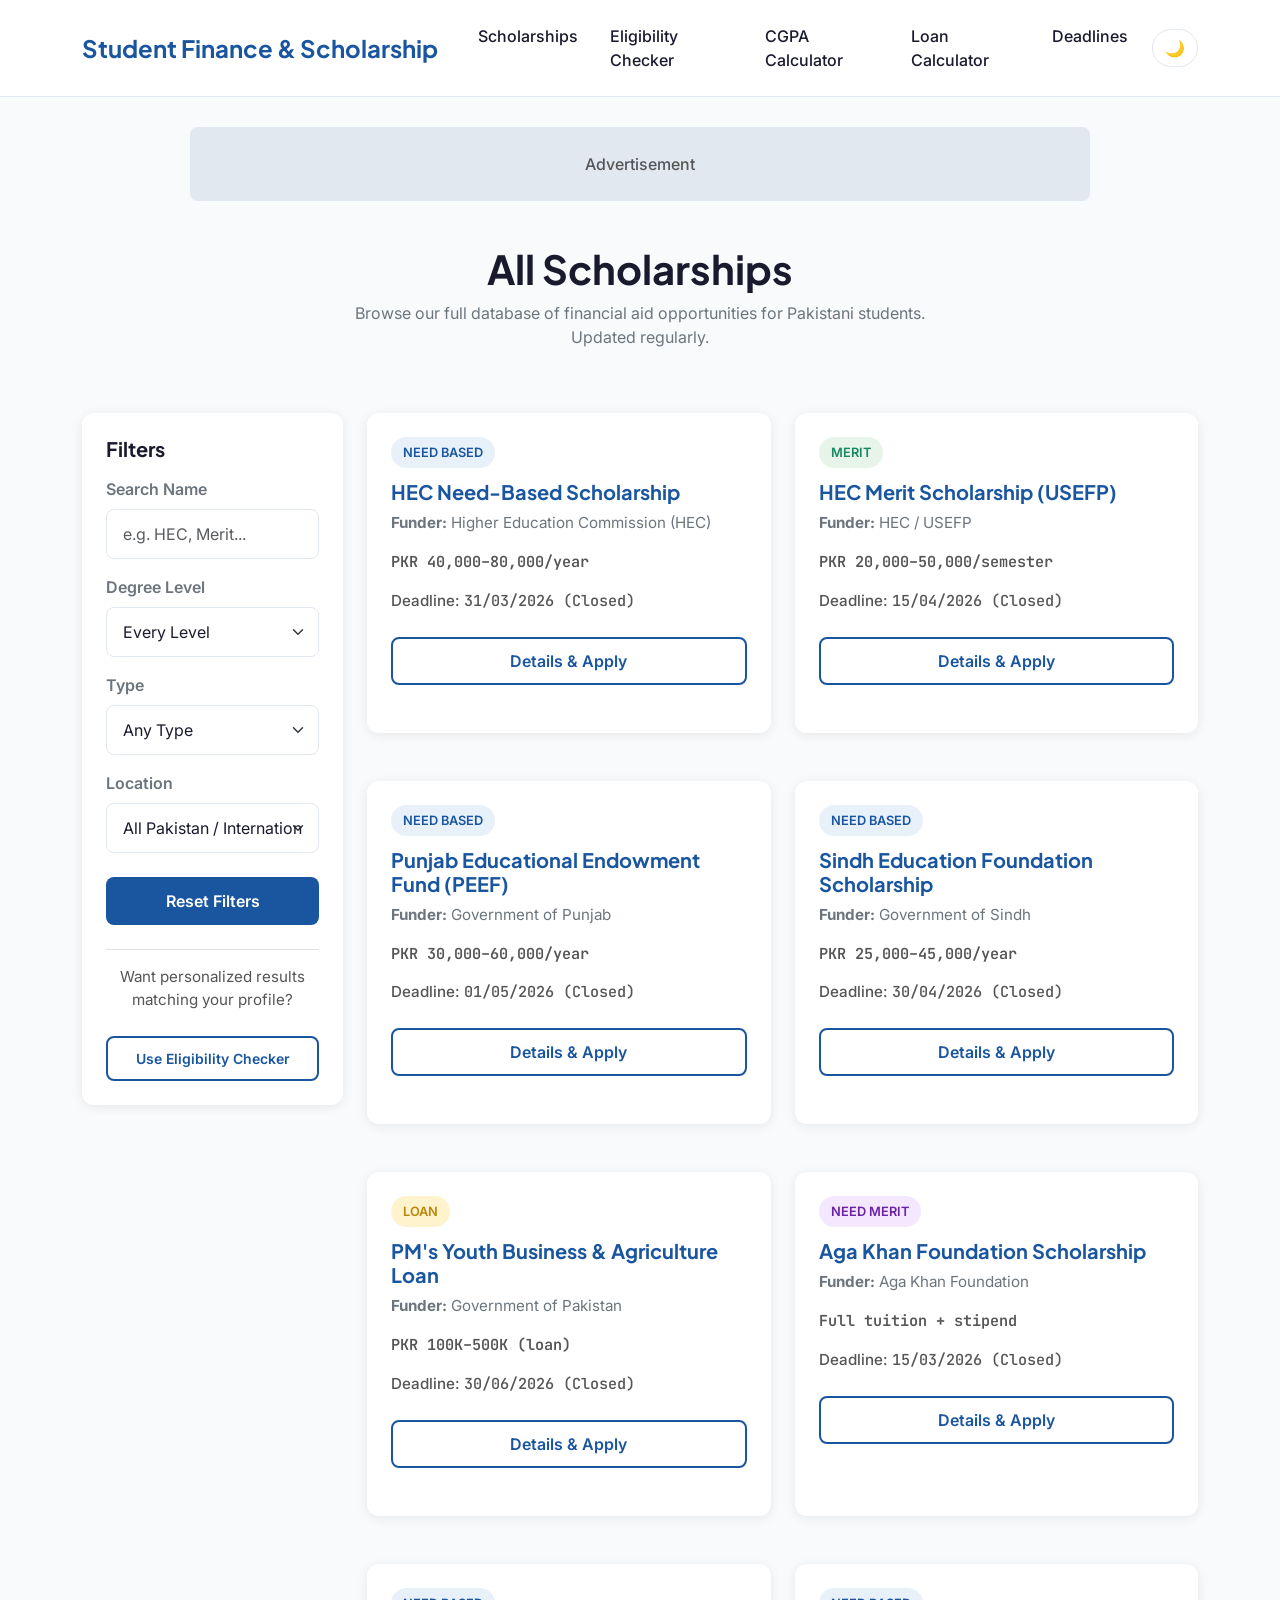
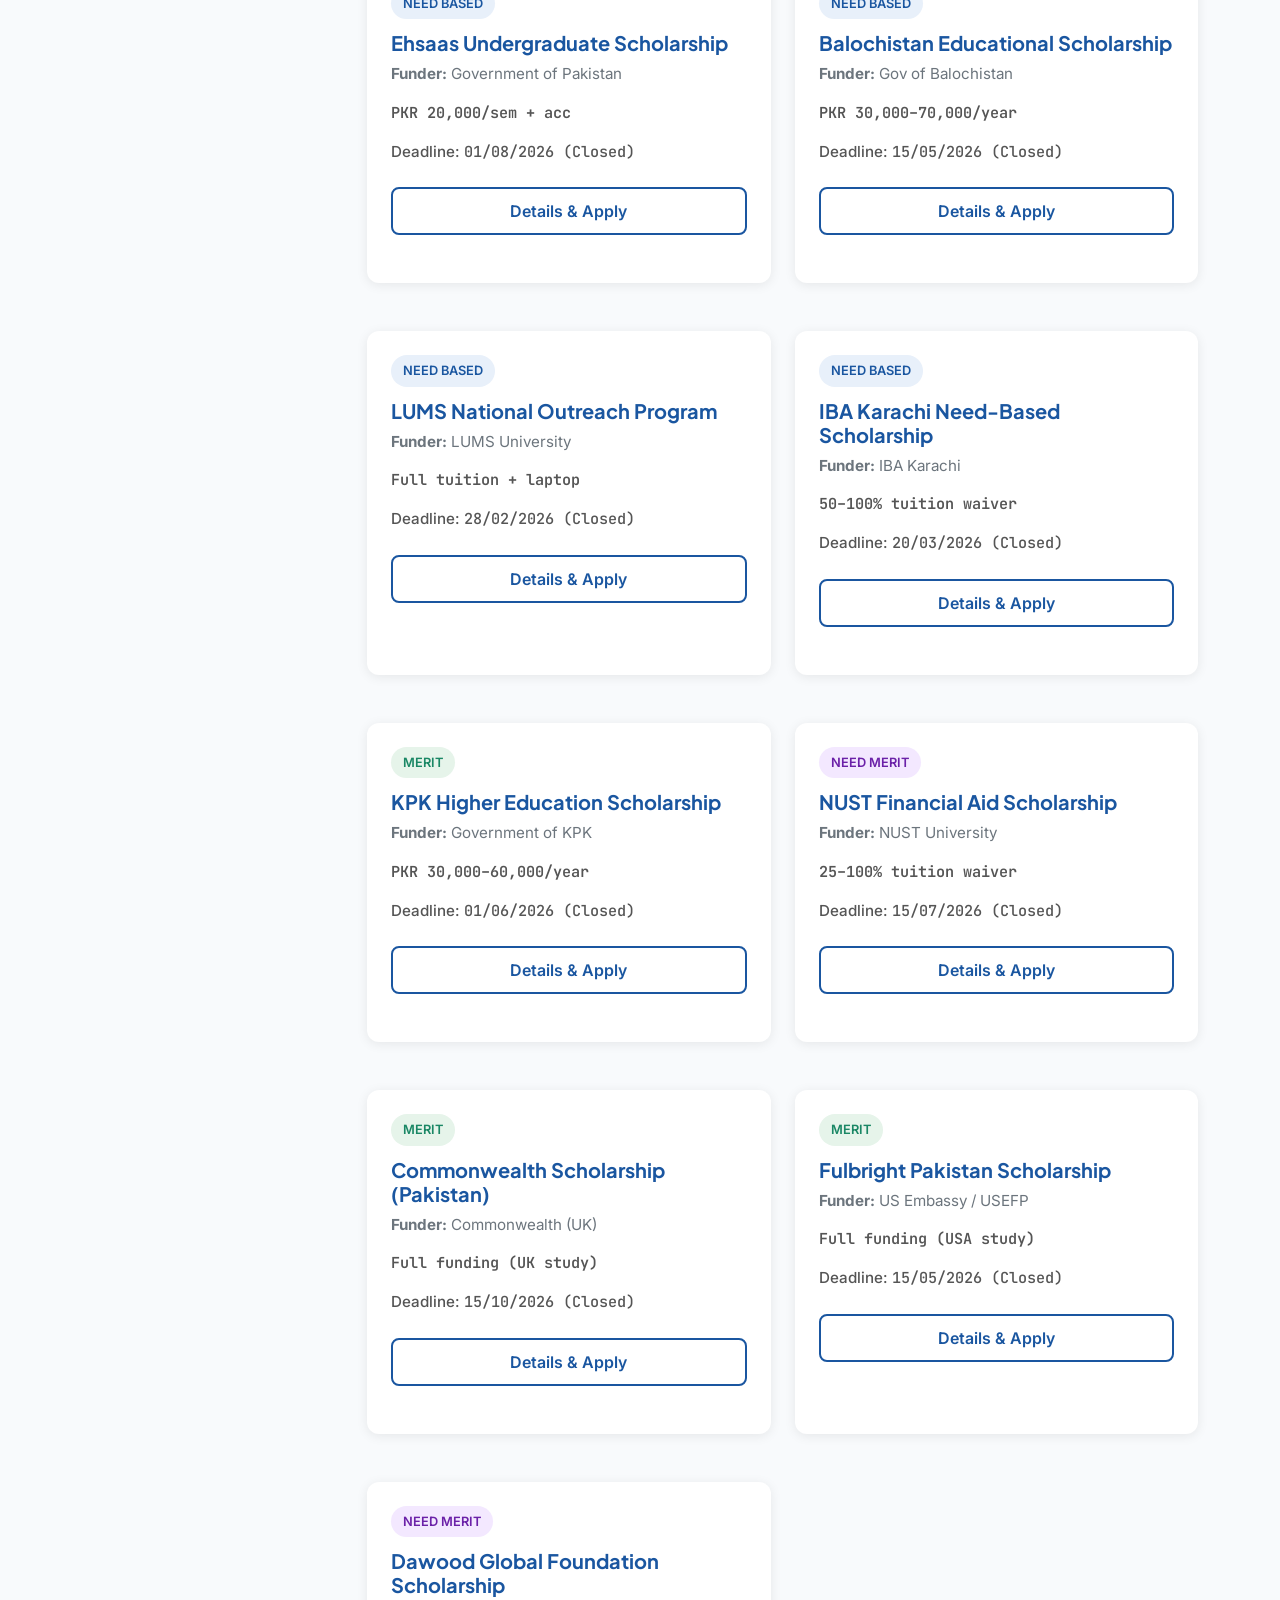
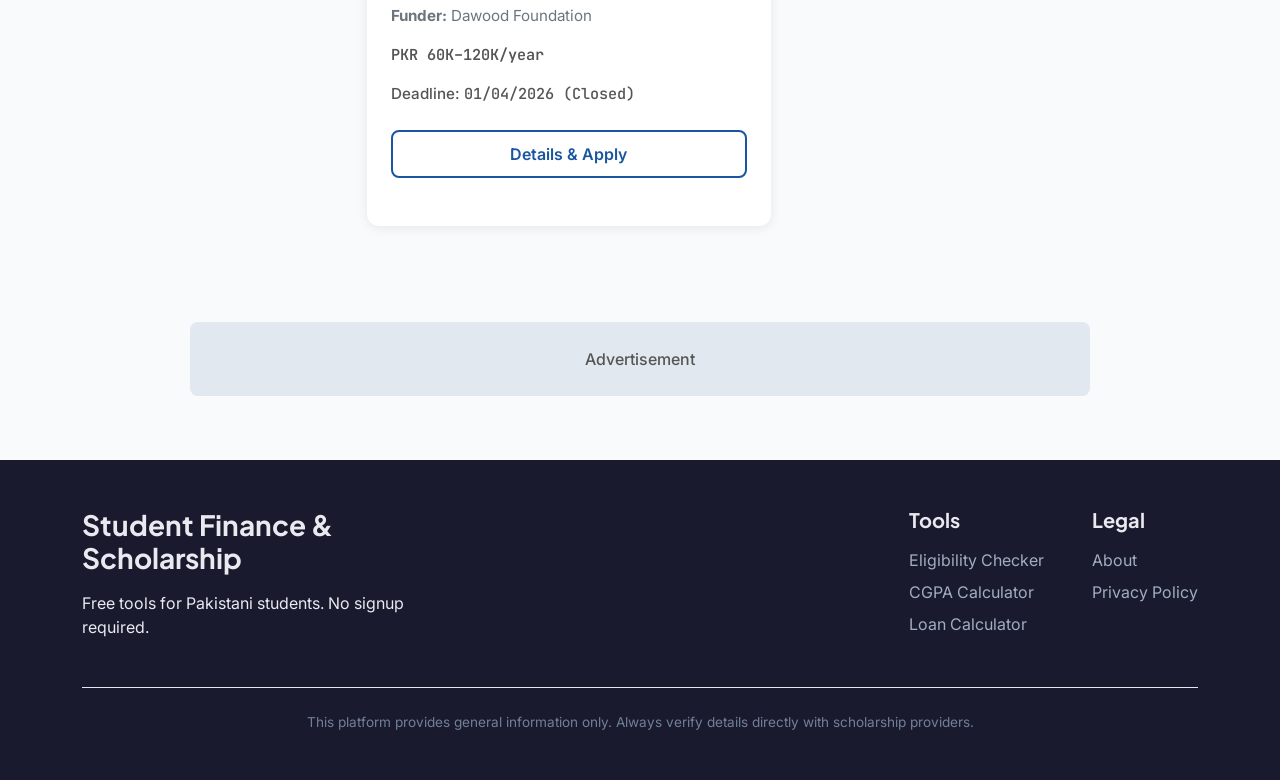
<file: scholarships.html>
<!DOCTYPE html>
<html lang="en">

<head>
    <!-- Google tag (gtag.js) -->
    <script async src="https://www.googletagmanager.com/gtag/js?id=G-K80JP2GRMC"></script>
    <script>
        window.dataLayer = window.dataLayer || [];
        function gtag() { dataLayer.push(arguments); }
        gtag('js', new Date());

        gtag('config', 'G-K80JP2GRMC');
    </script>
    <meta charset="UTF-8">
    <meta name="viewport" content="width=device-width, initial-scale=1.0">
    <title>All Scholarships in Pakistan 2026 — HEC, PEEF, Fulbright & More — Student Finance & Scholarship</title>
    <meta name="description"
        content="Browse 15+ scholarships for Pakistani students including HEC, PEEF, Fulbright, Commonwealth and more. Filter by degree, province and type.">
    <meta name="keywords"
        content="scholarships for Pakistani students 2026, HEC scholarship, PEEF scholarship, Fulbright Pakistan, Commonwealth scholarship Pakistan, free scholarship Pakistan">
    <meta property="og:type" content="website">
    <meta property="og:title"
        content="All Scholarships Pakistan 2026 — HEC, PEEF, Fulbright & More — Student Finance & Scholarship">
    <meta property="og:description"
        content="Browse 15+ scholarships for Pakistani students. Filter by degree level, province and type. Updated for 2026.">
    <meta property="og:url" content="https://mustafa-shah-tech.github.io/student-finance-hub/scholarships.html">
    <meta property="og:image" content="https://mustafa-shah-tech.github.io/student-finance-hub/assets/img/favicon.svg">
    <link rel="canonical" href="https://mustafa-shah-tech.github.io/student-finance-hub/scholarships.html">
    <link rel="icon" type="image/svg+xml" href="assets/img/favicon.svg">
    <link rel="icon" type="image/png" sizes="512x512" href="assets/img/favicon.png">
    <link rel="apple-touch-icon" sizes="180x180" href="assets/img/favicon.png">
    <meta name="theme-color" content="#1A56A0">

    <!-- Google Fonts -->
    <link rel="preconnect" href="https://fonts.googleapis.com">
    <link rel="preconnect" href="https://fonts.gstatic.com" crossorigin>
    <link
        href="https://fonts.googleapis.com/css2?family=Inter:wght@400;500;600&family=JetBrains+Mono:wght@400;500;700&family=Plus+Jakarta+Sans:wght@600;700&display=swap"
        rel="stylesheet">

    <!-- Bootstrap 5 -->
    <link href="https://cdn.jsdelivr.net/npm/bootstrap@5.3.2/dist/css/bootstrap.min.css" rel="stylesheet">

    <!-- Shared Styles -->
    <link rel="stylesheet" href="assets/css/main.css">
    <link rel="stylesheet" href="assets/css/components.css">

    <script src="assets/js/theme.js"></script>
</head>

<body>
    <nav class="navbar navbar-expand-lg sticky-top">
        <div class="container">
            <a class="navbar-brand logo" href="index.html">Student Finance & Scholarship</a>
            <div class="d-flex align-items-center ms-auto ms-lg-3 order-lg-3">
                <button id="theme-toggle" class="btn-theme-toggle me-2 me-lg-0" aria-label="Toggle dark mode">
                    <span class="icon-sun">☀️</span>
                    <span class="icon-moon">🌙</span>
                </button>
            </div>
            <button class="navbar-toggler border-0" type="button" data-bs-toggle="collapse" data-bs-target="#navbarNav">
                <span class="navbar-toggler-icon"></span>
            </button>
            <div class="collapse navbar-collapse" id="navbarNav">
                <ul class="navbar-nav ms-auto">
                    <li class="nav-item"><a class="nav-link" href="scholarships.html">Scholarships</a></li>
                    <li class="nav-item"><a class="nav-link" href="eligibility-checker.html">Eligibility Checker</a>
                    </li>
                    <li class="nav-item"><a class="nav-link" href="cgpa-calculator.html">CGPA Calculator</a></li>
                    <li class="nav-item"><a class="nav-link" href="loan-calculator.html">Loan Calculator</a></li>
                    <li class="nav-item"><a class="nav-link" href="deadlines.html">Deadlines</a></li>
                </ul>
            </div>
        </div>
    </nav>
    <!-- ADSENSE SLOT: Replace with your AdSense code after approval -->
    <div class="container">
        <div class="adsense-placeholder" style="margin: 30px auto 20px auto; padding: 25px 20px">Advertisement</div>
    </div>
    <div class="container py-4 mb-5">
        <div class="row mb-5">
            <div class="col-12 text-center">
                <h1>All Scholarships</h1>
                <p class="text-secondary mx-auto" style="max-width: 600px">Browse our full database of financial aid
                    opportunities for Pakistani students. Updated regularly.</p>
            </div>
        </div>
        <div class="row g-4">
            <!-- Sidebar Filters -->
            <div class="col-lg-3">
                <div class="card-custom" style="padding: 24px; height: auto; position: sticky; top: 100px">
                    <h5 class="mb-3">Filters</h5>
                    <div class="mb-3">
                        <label class="form-label text-secondary">Search Name</label>
                        <input type="text" class="form-control" id="f-search" placeholder="e.g. HEC, Merit...">
                    </div>
                    <div class="mb-3">
                        <label class="form-label text-secondary">Degree Level</label>
                        <select class="form-select" id="f-degree">
                            <option value="all">Every Level</option>
                            <option value="bachelor">Bachelor's</option>
                            <option value="master">Master's</option>
                            <option value="phd">PhD</option>
                        </select>
                    </div>
                    <div class="mb-3">
                        <label class="form-label text-secondary">Type</label>
                        <select class="form-select" id="f-type">
                            <option value="all">Any Type</option>
                            <option value="need">Need-Based</option>
                            <option value="merit">Merit-Based</option>
                            <option value="loan">Loans</option>
                        </select>
                    </div>
                    <div class="mb-4">
                        <label class="form-label text-secondary">Location</label>
                        <select class="form-select" id="f-location">
                            <option value="all">All Pakistan / International</option>
                            <option value="punjab">Punjab</option>
                            <option value="sindh">Sindh</option>
                            <option value="kpk">KPK</option>
                            <option value="balochistan">Balochistan</option>
                        </select>
                    </div>
                    <button class="btn btn-primary w-100" id="reset-filters">Reset Filters</button>
                    <div class="mt-4 pt-3 border-top text-center">
                        <p>Want personalized results matching
                            your profile?</p>
                        <a href="eligibility-checker.html" class="btn btn-outline-primary btn-sm w-100">Use Eligibility
                            Checker</a>
                    </div>
                </div>
            </div>
            <!-- Scholarship Grid -->
            <div class="col-lg-9">
                <div class="row g-4" id="scholarships-grid">
                    <!-- Populated via JS -->
                </div>
            </div>
        </div>
    </div>
    <!-- ADSENSE SLOT: Replace with your AdSense code after approval -->
    <div class="container">
        <div class="adsense-placeholder" style="margin: 10px auto 40px auto; padding: 25px 20px">Advertisement</div>
    </div>
    <footer>
        <div class="container">
            <div class="row gy-4">
                <div class="col-lg-4 col-md-6">
                    <h3 class="logo mb-3">Student Finance & Scholarship</h3>
                    <p>Free tools for Pakistani students. No signup
                        required.</p>
                </div>
                <!-- Standard Footer -->
                <div class="col-lg-8 col-md-6 d-flex gap-5 justify-content-md-end">
                    <div>
                        <h5 class="mb-3">Tools</h5>
                        <a href="eligibility-checker.html">Eligibility Checker</a>
                        <a href="cgpa-calculator.html">CGPA Calculator</a>
                        <a href="loan-calculator.html">Loan Calculator</a>
                    </div>
                    <div>
                        <h5 class="mb-3">Legal</h5>
                        <a href="about.html">About</a>
                        <a href="privacy-policy.html">Privacy Policy</a>
                    </div>
                </div>
            </div>
            <div class="footer-disclaimer text-center">
                This platform provides general information only. Always verify details directly with scholarship
                providers.
            </div>
        </div>
    </footer>
    <script src="https://cdn.jsdelivr.net/npm/bootstrap@5.3.2/dist/js/bootstrap.bundle.min.js"></script>
    <script src="assets/js/scholarships-data.js"></script>
    <script src="assets/js/scholarships.js"></script>
</body>

</html>
</file>
<file: assets/css/main.css>
:root {
    --primary-blue: #1A56A0;
    --accent-light-blue: #E8F0FA;
    --bg-color: #F8FAFC;
    --card-bg: #FFFFFF;
    --text-primary: #1A1A2E;
    --text-secondary: #555555;
    --success-green: #1A8765;
    --warning-orange: #B8860B;
    --danger-red: #C0392B;
    --border-color: #E2E8F0;
    --navbar-bg: #FFFFFF;
    --footer-bg: #1A1A2E;
    --input-bg: #FFFFFF;
    --shadow: 0 2px 12px rgba(0, 0, 0, 0.08);
    --adsense-bg: #E2E8F0;

    --font-heading: 'Plus Jakarta Sans', sans-serif;
    --font-body: 'Inter', sans-serif;
    --font-mono: 'JetBrains Mono', monospace;
}

html.dark-mode {
    --primary-blue: #4A90D9;
    --accent-light-blue: #1E3A5F;
    --bg-color: #0F1117;
    --card-bg: #1A1D27;
    --text-primary: #E8EAF0;
    --text-secondary: #9BA3B2;
    --success-green: #2ECC8E;
    --warning-orange: #F0A500;
    --danger-red: #E55555;
    --border-color: #2D3748;
    --navbar-bg: #1A1D27;
    --footer-bg: #0A0D14;
    --input-bg: #252836;
    --shadow: 0 2px 12px rgba(0, 0, 0, 0.4);
    --adsense-bg: #252836;
}

html {
    transition: background-color 0.3s ease, color 0.3s ease;
}

* {
    transition: background-color 0.2s ease, border-color 0.2s ease,
        color 0.2s ease;
}

body {
    font-family: var(--font-body);
    color: var(--text-primary);
    background-color: var(--bg-color);
    -webkit-font-smoothing: antialiased;
}

h1,
h2,
h3,
h4,
h5,
h6,
.logo {
    font-family: var(--font-heading);
    font-weight: 700;
}

/* Navbar */
.navbar {
    background-color: var(--navbar-bg);
    border-bottom: 1px solid var(--border-color);
    padding: 1rem 0;
}

.navbar-brand {
    color: var(--primary-blue) !important;
    font-size: 1.5rem;
}

.nav-link {
    color: var(--text-primary);
    font-weight: 500;
    margin-left: 1rem;
}

.nav-link:hover {
    color: var(--primary-blue);
}

/* Form controls */
.form-label {
    font-weight: 600;
    color: var(--text-primary);
}

.form-control,
.form-select {
    border: 1px solid var(--border-color);
    border-radius: 8px;
    padding: 12px 16px;
    font-family: var(--font-body);
    background-color: var(--input-bg);
    color: var(--text-primary);
}

.form-control:focus,
.form-select:focus {
    border-color: var(--primary-blue);
    box-shadow: 0 0 0 0.25rem rgba(26, 86, 160, 0.25);
}

/* Buttons */
.btn-primary {
    background-color: var(--primary-blue);
    color: white;
    border-radius: 8px;
    padding: 12px 24px;
    border: none;
    font-weight: 600;
    transition: all 0.2s ease;
}

.btn-primary:hover {
    background-color: #144380;
    color: white;
}

.btn-outline-primary {
    background-color: white;
    color: var(--primary-blue);
    border: 2px solid var(--primary-blue);
    border-radius: 8px;
    padding: 10px 22px;
    font-weight: 600;
    transition: all 0.2s ease;
}

.btn-outline-primary:hover {
    background-color: var(--primary-blue);
    color: white;
}

.btn-outline-danger {
    border: 2px solid var(--danger-red);
    color: var(--danger-red);
    background-color: var(--card-bg);
    border-radius: 8px;
    padding: 8px 16px;
    font-weight: 600;
}

.btn-outline-danger:hover {
    background-color: var(--danger-red);
    color: white;
}

/* Cards */
.card-custom {
    background-color: var(--card-bg);
    border-radius: 12px;
    box-shadow: var(--shadow);
    padding: 24px;
    border: none;
    height: 100%;
    transition: transform 0.2s ease;
    margin-bottom: 24px;
}

.card-custom:hover {
    transform: translateY(-4px);
}

.card-custom h3 {
    font-size: 1.25rem;
    margin-bottom: 0.75rem;
}

.card-custom p {
    color: var(--text-secondary);
    font-size: 0.95rem;
    margin-bottom: 1.5rem;
}

/* Badges */
.badge-type {
    font-size: 0.8rem;
    padding: 6px 12px;
    border-radius: 20px;
    font-weight: 600;
    display: inline-block;
    margin-bottom: 12px;
    text-transform: uppercase;
}

.badge-need-based {
    background-color: var(--accent-light-blue);
    color: var(--primary-blue);
}

.badge-merit {
    background-color: #E6F4EA;
    color: var(--success-green);
}

.badge-loan {
    background-color: #FFF3CD;
    color: var(--warning-orange);
}

.badge-need-merit {
    background-color: #F3E8FF;
    color: #6B21A8;
}

.badge-full-scholarship {
    background-color: #FEF3C7;
    color: #D97706;
}

/* AdSense placeholder */
.adsense-placeholder {
    background-color: var(--adsense-bg);
    color: var(--text-secondary);
    text-align: center;
    padding: 40px 20px;
    margin: 40px auto;
    border-radius: 8px;
    font-weight: 500;
    max-width: 900px;
}

/* Footer */
footer {
    background-color: var(--footer-bg);
    color: #E8EAF0;
    padding: 3rem 0;
    margin-top: 4rem;
}

footer a {
    color: #A0AEC0;
    text-decoration: none;
    display: block;
    margin-bottom: 0.5rem;
    transition: color 0.2s ease;
}

footer a:hover {
    color: white;
}

.footer-tagline {
    color: #A0AEC0;
    font-size: 0.95rem;
    margin-bottom: 1.5rem;
}

.footer-disclaimer {
    font-size: 0.85rem;
    color: #718096;
    margin-top: 2rem;
    padding-top: 1.5rem;
    border-top: 1px solid var(--border-color);
}

/* Theme Toggle Button */
.btn-theme-toggle {
    background: none;
    border: 1px solid var(--border-color);
    border-radius: 20px;
    padding: 6px 12px;
    cursor: pointer;
    font-size: 1rem;
    color: var(--text-primary);
    transition: all 0.2s ease;
    display: flex;
    align-items: center;
    gap: 4px;
}

.btn-theme-toggle:hover {
    background-color: var(--accent-light-blue);
}

/* Show/hide correct icon based on mode */
html.light-mode .icon-moon,
html:not(.dark-mode) .icon-moon {
    display: inline;
}

html.light-mode .icon-sun,
html:not(.dark-mode) .icon-sun {
    display: none;
}

html.dark-mode .icon-moon {
    display: none;
}

html.dark-mode .icon-sun {
    display: inline;
}

/* Dark Mode Overrides for Bootstrap Components */
html.dark-mode .form-control,
html.dark-mode .form-select {
    background-color: var(--input-bg);
    color: var(--text-primary);
    border-color: var(--border-color);
}

html.dark-mode .form-control:focus,
html.dark-mode .form-select:focus {
    background-color: var(--input-bg);
    color: var(--text-primary);
}

html.dark-mode .accordion-button {
    background-color: var(--card-bg);
    color: var(--text-primary);
}

html.dark-mode .accordion-item {
    background-color: var(--card-bg);
    border-color: var(--border-color);
}

html.dark-mode .navbar-toggler-icon {
    filter: invert(1);
}

html.dark-mode .form-check-input {
    background-color: var(--input-bg);
    border-color: var(--border-color);
}
@media (max-width: 991.98px) {
  .btn-theme-toggle {
    padding: 4px 8px;
    font-size: 0.85rem;
  }
}
</file>
<file: assets/css/components.css>
/* Result box styles */
.result-box {
    background-color: var(--accent-light-blue);
    border-left: 4px solid var(--primary-blue);
    border-radius: 8px;
    padding: 16px;
    margin-bottom: 20px;
}

.warning-box {
    background-color: #FFF3CD;
    border-left: 4px solid var(--warning-orange);
    border-radius: 8px;
    padding: 16px;
    margin-bottom: 20px;
}

.error-box {
    background-color: #FDECEA;
    border-left: 4px solid var(--danger-red);
    border-radius: 8px;
    padding: 16px;
    margin-bottom: 20px;
}

.result-box h4 {
    margin-bottom: 0px;
    font-weight: 700;
    font-family: var(--font-mono);
    font-size: 1.8rem;
    color: var(--primary-blue);
}

/* Scholarship card styles */
.scholarship-card {
    border: 1px solid var(--border-color);
    border-radius: 8px;
    padding: 20px;
    margin-bottom: 20px;
    background: var(--card-bg);
}

.scholarship-price {
    font-family: var(--font-mono);
    font-size: 1.1rem;
    font-weight: 600;
    color: var(--primary-blue);
    margin: 10px 0;
}

.scholarship-deadline {
    color: var(--danger-red);
    font-size: 0.9rem;
    font-weight: 500;
    margin-bottom: 16px;
}

/* Deadline row styles */
.deadline-row {
    display: flex;
    flex-direction: column;
    padding: 16px;
    border: 1px solid var(--border-color);
    border-radius: 8px;
    margin-bottom: 12px;
    background: var(--card-bg);
    transition: transform 0.2s;
}

.deadline-row:hover {
    transform: translateX(5px);
    border-color: var(--primary-blue);
}

@media (min-width: 768px) {
    .deadline-row {
        flex-direction: row;
        align-items: center;
        justify-content: space-between;
    }
}

.deadline-info {
    flex: 1;
}

.deadline-title {
    font-family: var(--font-heading);
    font-size: 1.1rem;
    font-weight: 700;
    color: var(--primary-blue);
    margin-bottom: 4px;
}

.deadline-funder {
    font-size: 0.9rem;
    color: var(--text-secondary);
}

.deadline-amount {
    font-family: var(--font-mono);
    font-weight: 600;
    margin-top: 8px;
}

.deadline-timer {
    display: flex;
    align-items: center;
    gap: 15px;
    margin-top: 15px;
    min-width: 250px;
    justify-content: flex-start;
}

@media (min-width: 768px) {
    .deadline-timer {
        justify-content: flex-end;
        margin-top: 0;
    }
}

.days-badge {
    padding: 8px 16px;
    border-radius: 8px;
    font-weight: 700;
    font-family: var(--font-mono);
    font-size: 0.95rem;
}

.deadline-urgent {
    background-color: #FDECEA;
    color: var(--danger-red);
    border: 1px solid #F5C6CB;
}

.deadline-soon {
    background-color: #FFF3CD;
    color: var(--warning-orange);
    border: 1px solid #FFEEBA;
}

.deadline-ok {
    background-color: #E6F4EA;
    color: var(--success-green);
    border: 1px solid #C3E6CB;
}

.deadline-expired {
    background-color: #E2E8F0;
    color: var(--text-secondary);
    border: 1px solid #CBD5E0;
}

/* Loan calculator result panel */
input[type=range] {
    width: 100%;
    margin: 15px 0;
    accent-color: var(--primary-blue);
    height: 6px;
}

.result-panel {
    background-color: var(--primary-blue);
    color: white;
    border-radius: 12px;
    padding: 30px;
    text-align: center;
    height: 100%;
    display: flex;
    flex-direction: column;
    justify-content: center;
}

.result-panel h4 {
    font-family: var(--font-body);
    font-weight: 500;
    opacity: 0.9;
    font-size: 1.1rem;
}

.big-amount {
    font-size: 2.5rem;
    font-weight: 700;
    font-family: var(--font-mono);
    margin: 10px 0;
    word-break: break-word;
}

.breakdown-row {
    display: flex;
    justify-content: space-between;
    padding: 12px 0;
    border-bottom: 1px solid rgba(255, 255, 255, 0.2);
}

.breakdown-row:last-child {
    border-bottom: none;
}

.breakdown-row span {
    font-family: var(--font-mono);
    font-weight: 500;
}

.visual-bar-container {
    height: 12px;
    border-radius: 6px;
    display: flex;
    overflow: hidden;
    margin: 20px 0 10px 0;
    background-color: rgba(255, 255, 255, 0.2);
}

.visual-bar-principal {
    background-color: #4ADE80;
    height: 100%;
}

.visual-bar-interest {
    background-color: #F87171;
    height: 100%;
}

.legend {
    font-size: 0.8rem;
    display: flex;
    justify-content: space-between;
    opacity: 0.9;
}

.legend-item {
    display: flex;
    align-items: center;
    gap: 6px;
}

.dot {
    width: 10px;
    height: 10px;
    border-radius: 50%;
    display: inline-block;
}

.disclaimer-box {
    background-color: #FFF3CD;
    border-left: 4px solid var(--warning-orange);
    border-radius: 8px;
    padding: 12px;
    margin-top: 20px;
    font-size: 0.85rem;
    color: #664d03;
}

/* CGPA calculator styles */
.course-row {
    display: flex;
    gap: 10px;
    margin-bottom: 15px;
    align-items: center;
    padding-bottom: 15px;
    border-bottom: 1px solid var(--border-color);
}

.course-row:last-child {
    border-bottom: none;
    margin-bottom: 0;
    padding-bottom: 0;
}

.result-value-txt {
    font-family: var(--font-mono);
    font-weight: 600;
    font-size: 1.1rem;
}

/* Filter button styles */
.filter-btn {
    border: 1px solid var(--border-color);
    border-radius: 20px;
    padding: 6px 16px;
    background: var(--card-bg);
    color: var(--text-secondary);
    cursor: pointer;
    transition: all 0.2s;
    font-size: 0.9rem;
    font-weight: 500;
}

.filter-btn.active,
.filter-btn:hover {
    background-color: var(--primary-blue);
    color: white;
    border-color: var(--primary-blue);
}

/* Email signup styles */
.email-signup {
    background-color: var(--accent-light-blue);
    padding: 30px;
    border-radius: 12px;
    text-align: center;
}
</file>
